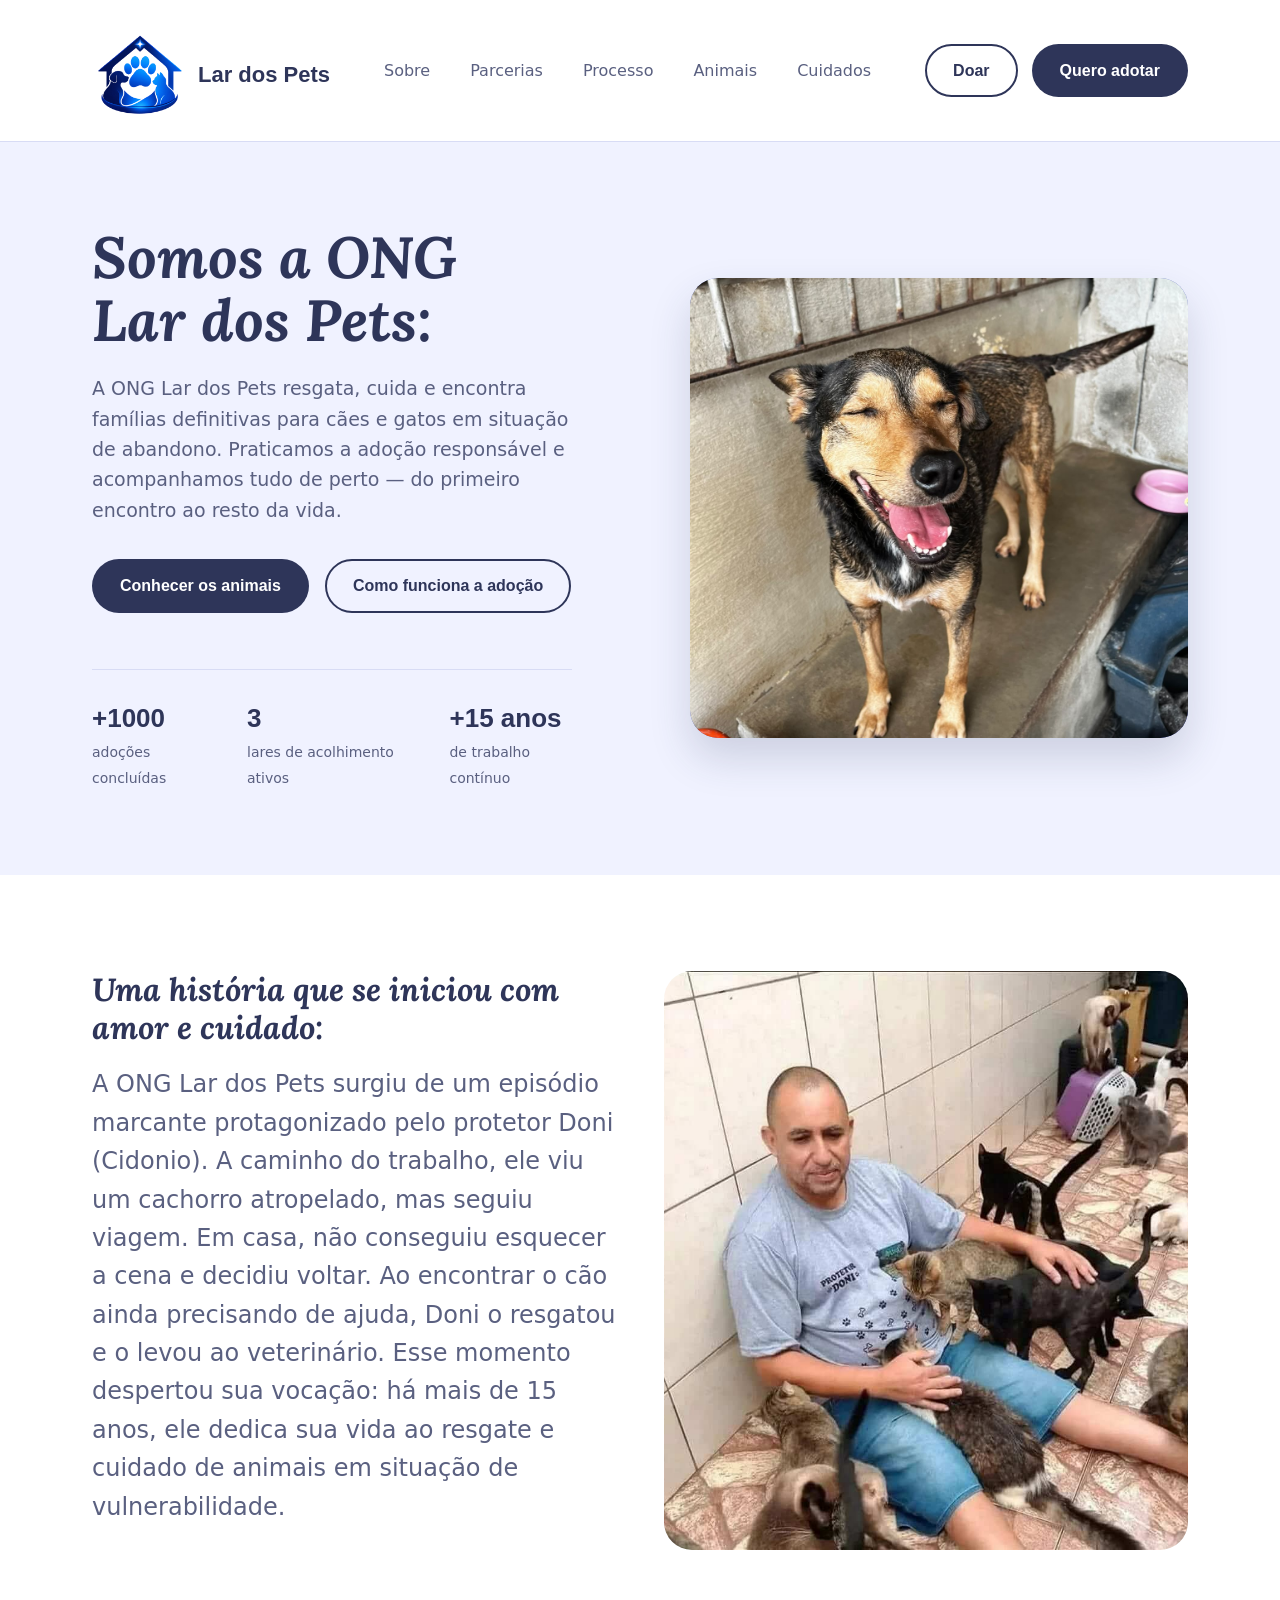
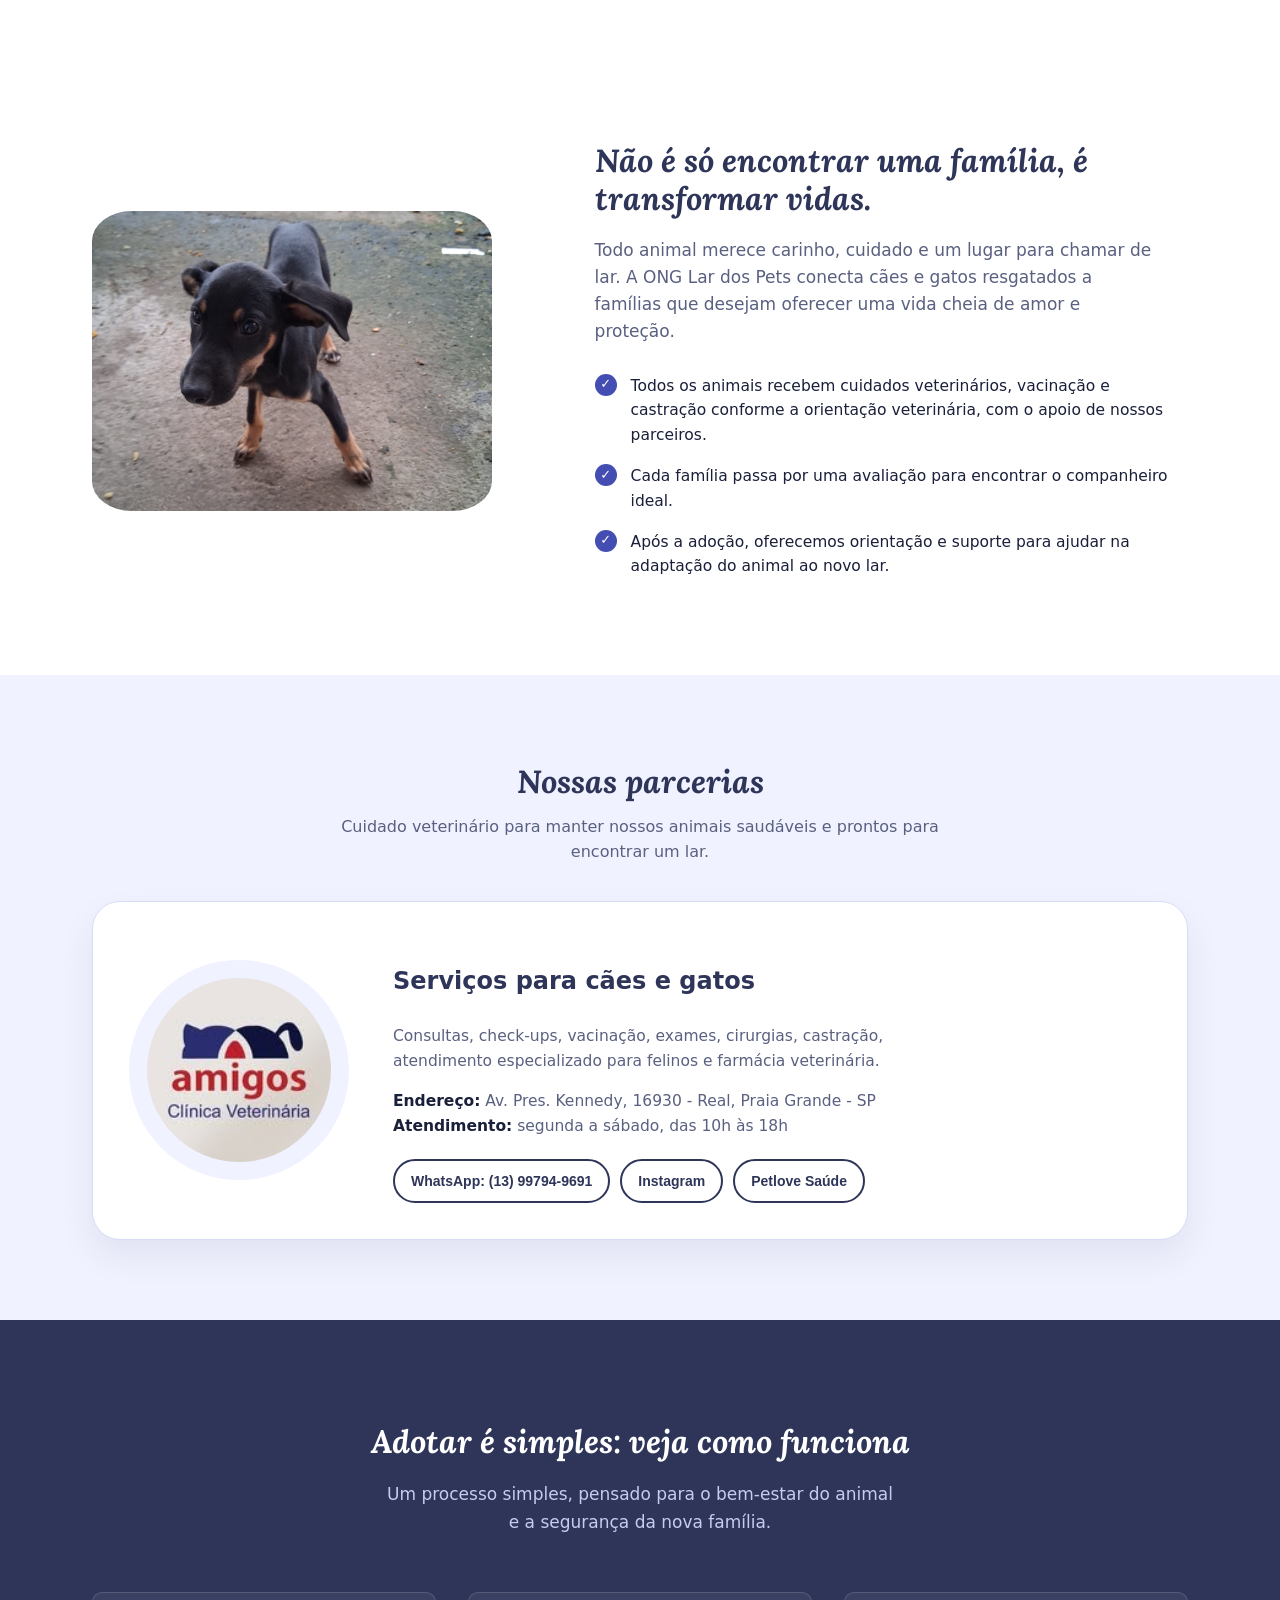
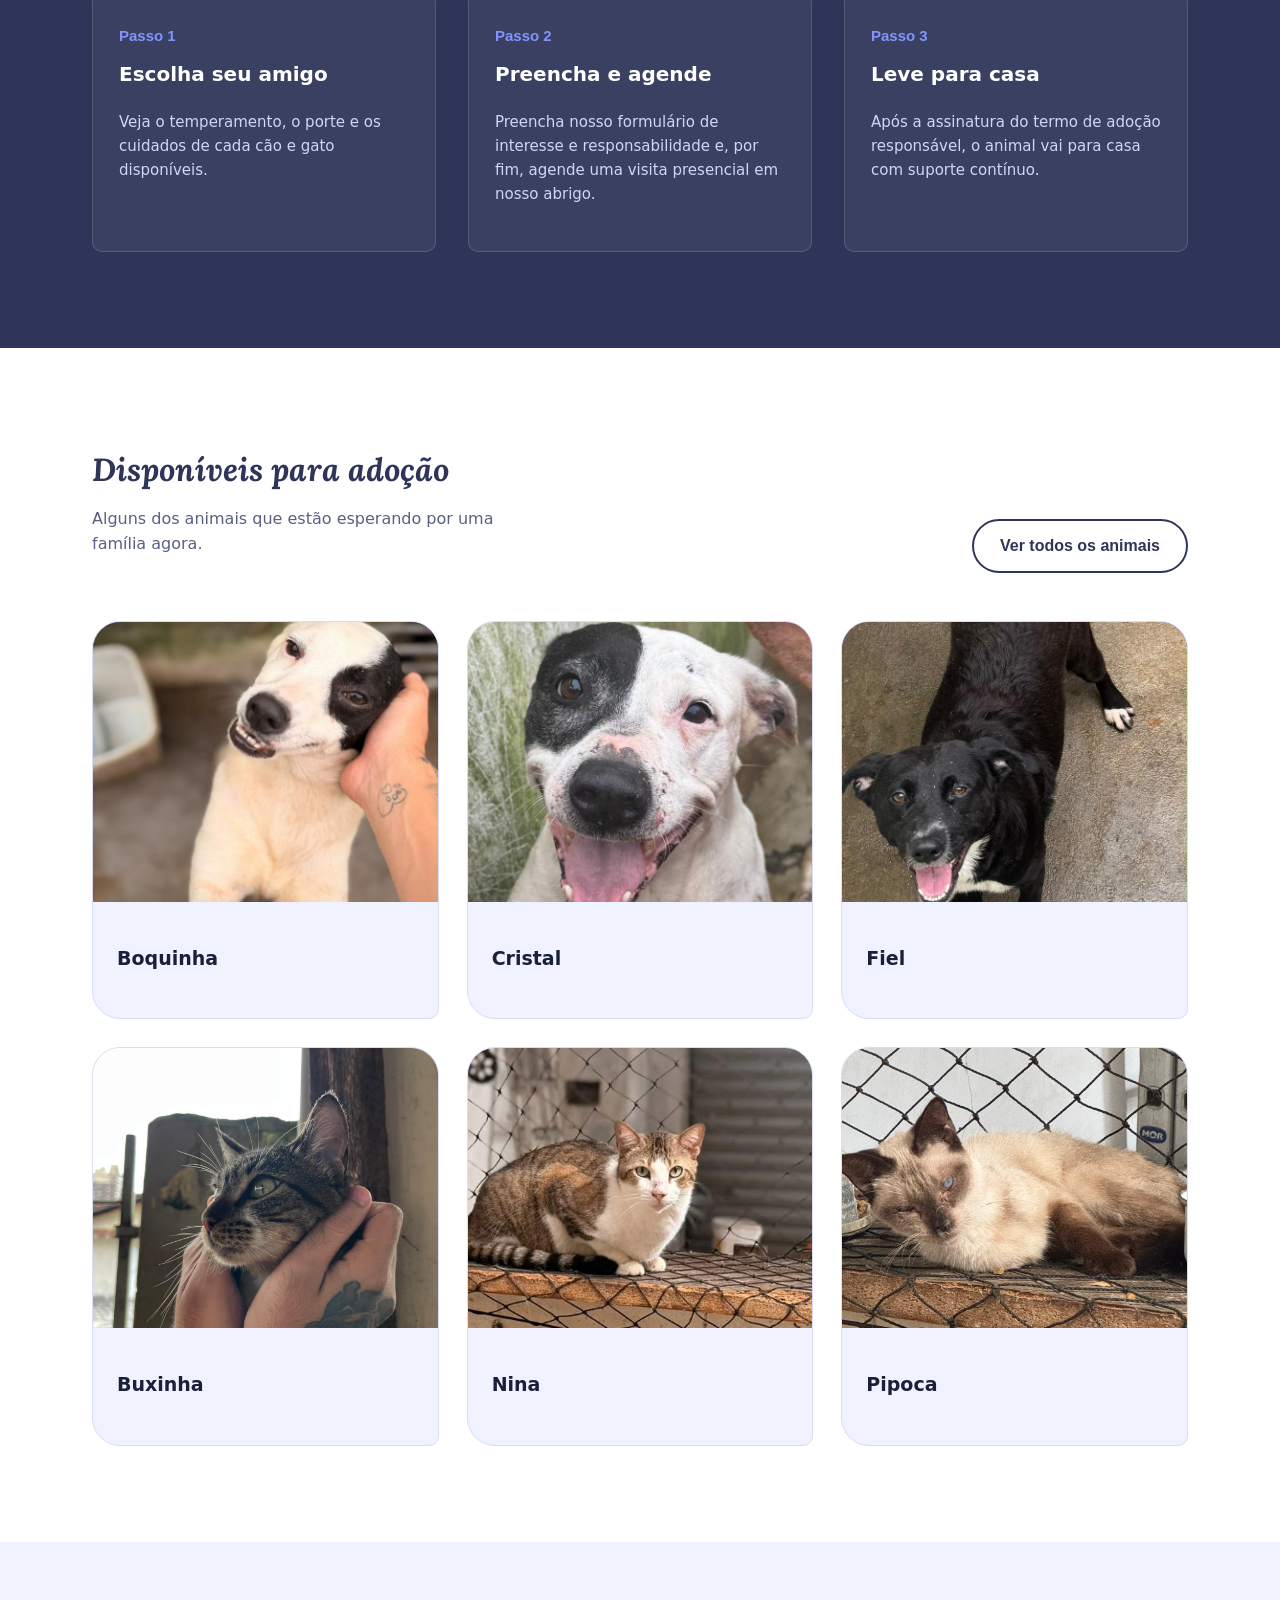
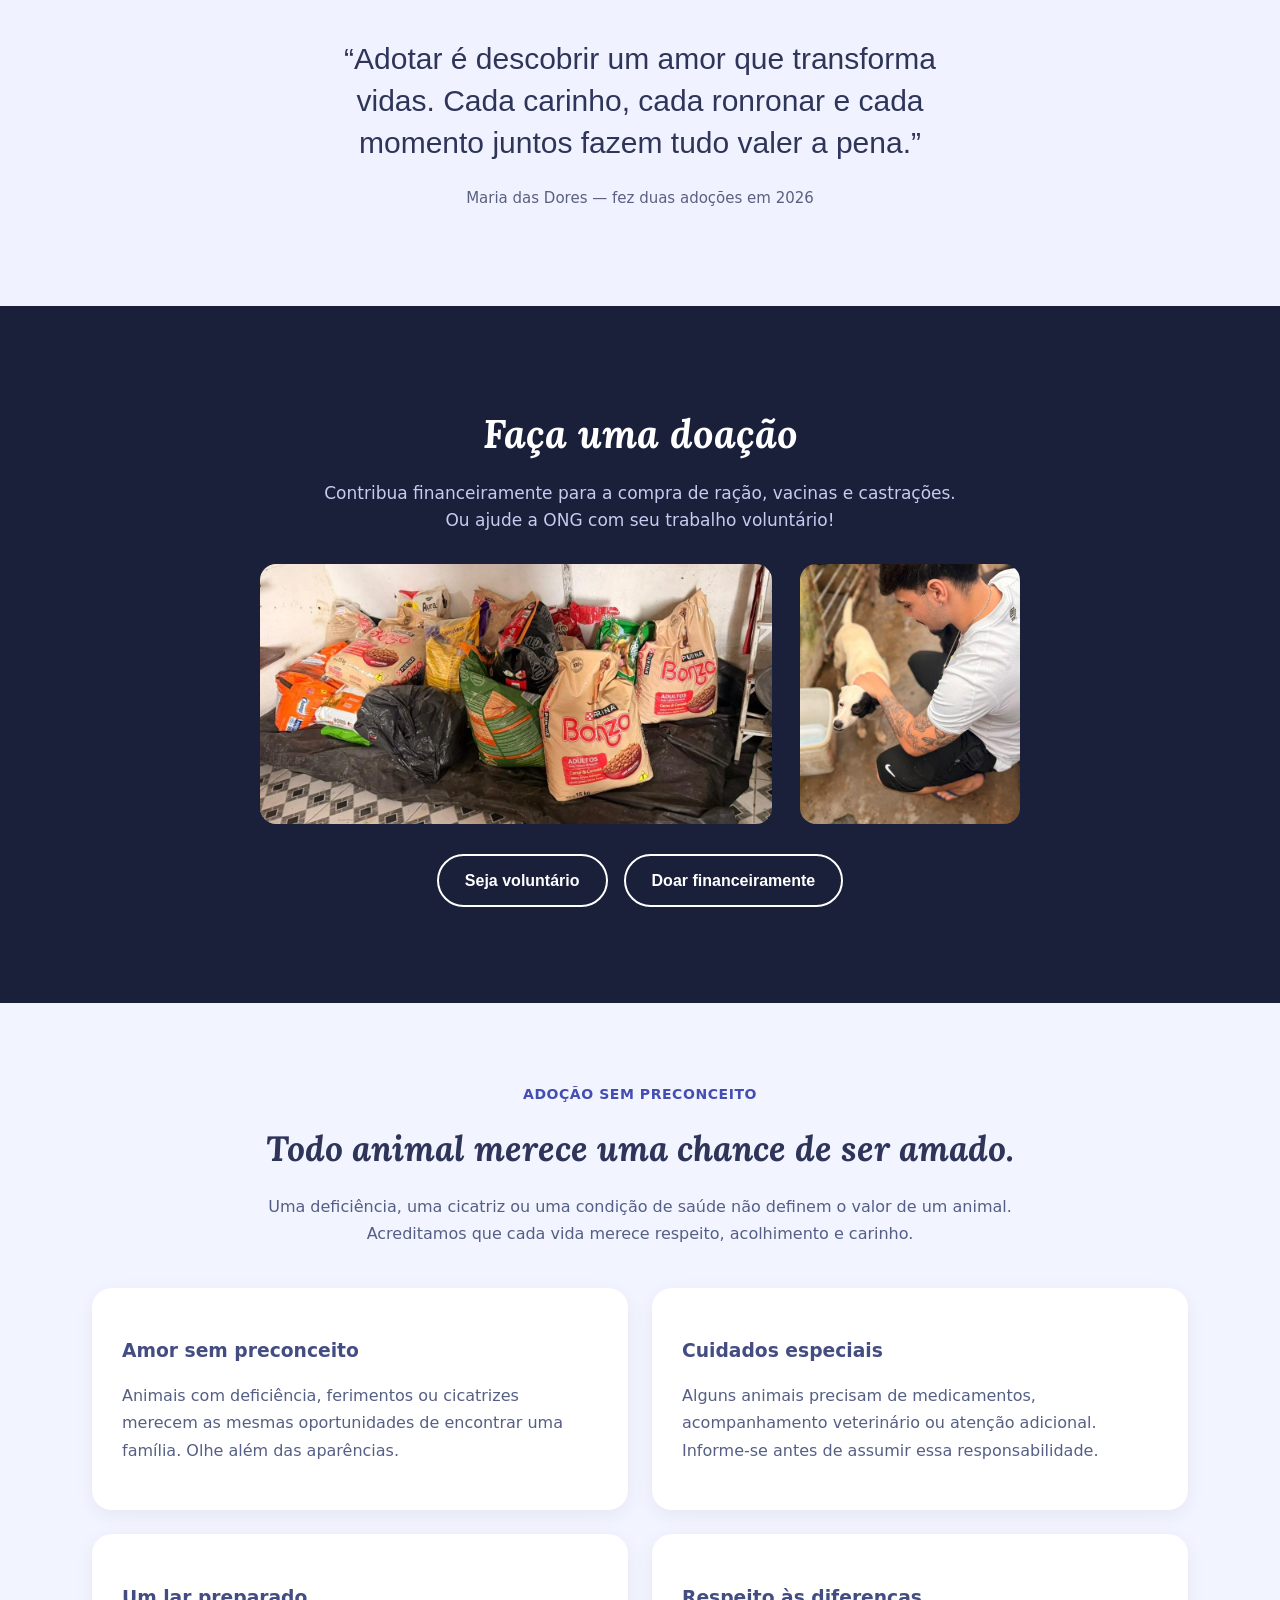
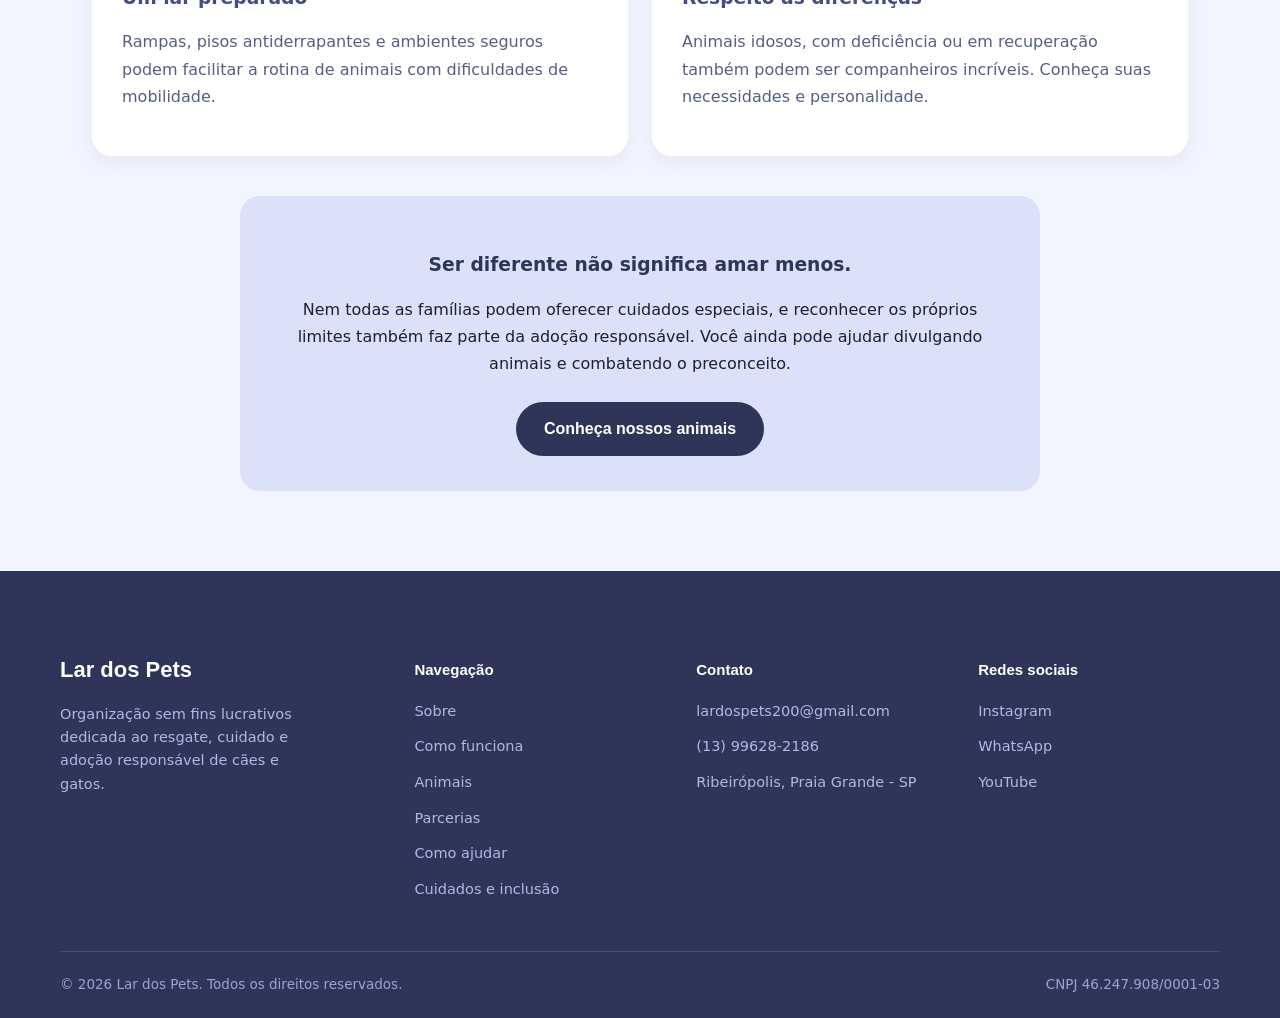
<file: index.html>
<!DOCTYPE html>
<html lang="pt-BR">
<head>
<meta charset="UTF-8">
<meta name="viewport" content="width=device-width, initial-scale=1.0">
<title>Lar dos Pets — Adoção responsável de animais</title>
<link rel="stylesheet" href="css/main.css">
<link rel="shortcut icon" href="logo/logo_lardospets.ico" type="image/x-icon">

</head>
<body>
<!--CABEÇALHO-->
<header>
  <div class="navegacao-interna">
  <a href="index.html" class="logotipo">
    <span class="icone-logotipo"><img src="logo/logo_lardospets.ico" alt="Logo da ONG Lar dos Pets" width="80" height="53"></span>
      Lar dos Pets
    </a>
    <nav>
      <ul class="lista_cabecalho">
        <li><a href="#missao">Sobre</a></li>
        <li><a href="#parcerias">Parcerias</a></li>
        <li><a href="#processo">Processo</a></li>
        <li><a href="LarDosPets/front/catalogo.html">Animais</a></li>
        <li><a href="#cuidados">Cuidados</a></li>
      </ul>
    </nav>
    <div class="acoes-cabecalho">
      <a href="#ajudar" class="botao botao-contorno">Doar</a>
      <a href="#animais" class="botao botao-principal">Quero adotar</a>
  
    </div>
  </div>
</header>

<main>

  <!-- CADA FOCINHO MERECE UM LAR -->
  <section class="destaque">
    <div class="container">
      <div class="grade-destaque">
        <div>
          <h1>Somos a ONG<br>Lar dos Pets:</h1>
          <p class="introducao">A ONG Lar dos Pets resgata, cuida e encontra famílias definitivas para cães e gatos em situação de abandono. Praticamos a adoção responsável e acompanhamos tudo de perto — do primeiro encontro ao resto da vida.</p>
          <div class="acoes-destaque">
            <a href="#animais" class="botao botao-principal">Conhecer os animais</a>
            <a href="#processo" class="botao botao-contorno">Como funciona a adoção</a>
          </div>
          <div class="estatisticas-destaque">
            <div><strong>+1000</strong><span>adoções concluídas</span></div>
            <div><strong>3</strong><span>lares de acolhimento ativos</span></div>
            <div><strong>+15 anos</strong><span>de trabalho contínuo</span></div>
          </div>
        </div>
        <div class="arte-destaque">
          <img src="imgs-cachorro/foto_inicial.jpeg" alt="Cachorro adotado, feliz ao lado da família">
        </div>
      </div>
    </div>
  </section>

  <section id="missao-hist">
    <div class="container historia">
      <div class="historia-texto">
        <h2>Uma história que se iniciou com amor e cuidado:</h2>
        <p>A ONG Lar dos Pets surgiu de um episódio marcante protagonizado pelo protetor Doni (Cidonio). A caminho do trabalho, ele viu um cachorro atropelado, mas seguiu viagem. Em casa, não conseguiu esquecer a cena e decidiu voltar. Ao encontrar o cão ainda precisando de ajuda, Doni o resgatou e o levou ao veterinário. Esse momento despertou sua vocação: há mais de 15 anos, ele dedica sua vida ao resgate e cuidado de animais em situação de vulnerabilidade.</p>
      </div>
      <div class="cachorro-missao">
        <img src="imgs/protetor_doni_gatos.jpeg" alt="Doni com animais resgatados" width="500" height="650" fetchpriority="high">
      </div>
    </div>
  </section>

  <!-- MISSÃO -->
  <section id="missao">
    <div class="container missao-conteudo">
      <div>
        <img src="imgs/cachorro_doni.jpeg" alt="Cachorro resgatado pela ONG Lar dos Pets" loading="lazy">
      </div>
      <div>
        <h2>Não é só encontrar uma família, é transformar vidas.</h2>
        <p>Todo animal merece carinho, cuidado e um lugar para chamar de lar. A ONG Lar dos Pets conecta cães e gatos resgatados a famílias que desejam oferecer uma vida cheia de amor e proteção.</p>
        <ul class="pontos-missao">
          <li>Todos os animais recebem cuidados veterinários, vacinação e castração conforme a orientação veterinária, com o apoio de nossos parceiros.</li>
          <li>Cada família passa por uma avaliação para encontrar o companheiro ideal.</li>
          <li>Após a adoção, oferecemos orientação e suporte para ajudar na adaptação do animal ao novo lar.</li>
        </ul>
      </div>
    </div>
  </section>

  <!-- PARCERIAS -->
  <section id="parcerias" class="parcerias-destaque">
    <div class="container">
      <div class="parcerias-cabecalho">
        <h2>Nossas parcerias</h2>
        <p>Cuidado veterinário para manter nossos animais saudáveis e prontos para encontrar um lar.</p>
      </div>
      <article class="cartao-parceiro">
        <div class="logo-parceiro">
          <img src="imgs/parcerias/amigos_logo.jpg" alt="Logo da Amigos Clínica Veterinária">
        </div>
        <div class="info-parceiro">
          <h3>Serviços para cães e gatos</h3>
          <p>Consultas, check-ups, vacinação, exames, cirurgias, castração, atendimento especializado para felinos e farmácia veterinária.</p>
          <p><strong>Endereço:</strong> Av. Pres. Kennedy, 16930 - Real, Praia Grande - SP<br>
          <strong>Atendimento:</strong> segunda a sábado, das 10h às 18h</p>
          <div class="contatos-parceiro">
            <a href="https://wa.me/5513997949691" target="_blank" rel="noopener noreferrer" class="botao botao-contorno">WhatsApp: (13) 99794-9691</a>
            <a href="https://www.instagram.com/amigosclinicaveterinaria/" target="_blank" rel="noopener noreferrer" class="botao botao-contorno">Instagram</a>
            <a href="https://saude.petlove.com.br/rede-credenciada/sp/praia-grande/clinica-veterinaria-amigos-praia-grande" target="_blank" rel="noopener noreferrer" class="botao botao-contorno">Petlove Saúde</a>
          </div>
        </div>
      </article>
    </div>
  </section>

  <!-- PROCESSO -->
  <section id="processo" class="processo">
    <div class="container">
      <h2>Adotar é simples: veja como funciona</h2>
      <p class="subtitulo">Um processo simples, pensado para o bem-estar do animal e a segurança da nova família.</p>
      <div class="etapas">
        <div class="etapa">
          <span class="numero">Passo 1</span>
          <h3>Escolha seu amigo</h3>
          <p>Veja o temperamento, o porte e os cuidados de cada cão e gato disponíveis.</p>
        </div>
        <div class="etapa">
          <span class="numero">Passo 2</span>
          <h3>Preencha e agende</h3>
          <p>Preencha nosso formulário de interesse e responsabilidade e, por fim, agende uma visita presencial em nosso abrigo.</p>
        </div>
        <div class="etapa">
          <span class="numero">Passo 3</span>
          <h3>Leve para casa</h3>
          <p>Após a assinatura do termo de adoção responsável, o animal vai para casa com suporte contínuo.</p>
        </div>
      </div>
    </div>
  </section>

  <!-- PETS -->
  <section id="animais">
    <div class="container">
      <div class="cabecalho-animais">
        <div>
          <h2>Disponíveis para adoção</h2>
          <p>Alguns dos animais que estão esperando por uma família agora.</p>
        </div>
        <a href="LarDosPets/front/catalogo.html" class="botao botao-contorno">Ver todos os animais</a>
      </div>

      <div class="grade-animais">
        <article class="cartao-animal">
          <div class="foto-animal foto-animal-caramelo"><img src="imgs-cachorro/cachorro_boquinha/cachorro-boquinha1.jpg" alt="Boquinha disponível para adoção" loading="lazy"></div>
          <div class="info-animal"><h3>Boquinha</h3>
          </div>
        </article>
        <article class="cartao-animal">
          <div class="foto-animal foto-animal-cristal"><img src="imgs-cachorro/cachorro_cristal/cachorro-cristal.jpg" alt="Cristal disponível para adoção" loading="lazy"></div>
          <div class="info-animal"><h3>Cristal</h3>
          </div>
        </article>
        <article class="cartao-animal">
          <div class="foto-animal foto-animal-fiel"><img src="imgs-cachorro/cachorro_fiel/cachorro-fiel.jpg" alt="Fiel disponível para adoção" loading="lazy"></div>
          <div class="info-animal"><h3>Fiel</h3>
          </div>
        </article>

        <article class="cartao-animal">
          <div class="foto-animal foto-animal-buxinha"><img src="imgs-gato/gatos_buxinha/gato-buxinha1.jpg" alt="Buxinha disponível para adoção" loading="lazy"></div>
          <div class="info-animal"><h3>Buxinha</h3>
          </div>
        </article>
        <article class="cartao-animal">
          <div class="foto-animal foto-animal-nina"><img src="imgs-gato/gatos_nina/gato-nina1.jpg" alt="Nina disponível para adoção" loading="lazy"></div>
          <div class="info-animal"><h3>Nina</h3>
          </div>
        </article>
        <article class="cartao-animal">
          <div class="foto-animal foto-animal-pipoca"><img src="imgs-gato/gatos_pipoca/gato-pipoca1.jpg" alt="Pipoca disponível para adoção" loading="lazy"></div>
          <div class="info-animal"><h3>Pipoca</h3>
          </div>
        </article>
        

      </div>
    </div>
  </section>

  <!-- DEPOIMENTO -->
  <section class="depoimento">
    <div class="container depoimento-interno">
      <h2 class="visualmente-oculto">Depoimento de uma adotante</h2>
      <blockquote>“Adotar é descobrir um amor que transforma vidas. Cada carinho, cada ronronar e cada momento juntos fazem tudo valer a pena.”</blockquote>
      <cite>Maria das Dores — fez duas adoções em 2026</cite>
    </div>
  </section>

  <!-- CTA -->
  <section id="ajudar" class="banner-acao">
    <div class="container">
      <h2>Faça uma doação</h2>
      <p>Contribua financeiramente para a compra de ração, vacinas e castrações.<br>
         Ou ajude a ONG com seu trabalho voluntário!</p>
      <div class="doacao-conteudo">
        <img class="imagem-arrecadacoes" src="imgs/arrecadacoes/cachorro-060.jpg" alt="Cachorro sendo cuidado pela equipe da Lar dos Pets" loading="lazy">
        <img class="imagem-arrecadacoes" src="imgs-cachorro/cachorro_boquinha/cachorro-boquinha4.jpg" alt="Boquinha recebendo cuidados da equipe da Lar dos Pets" loading="lazy">
      </div>
      <div class="acoes-destaque">
        <a href="LarDosPets/front/voluntarios.html" class="botao botao-contorno">Seja voluntário</a>
        <a href="doacao.html" class="botao botao-contorno">Doar financeiramente</a>
      </div>
    </div>
  </section>

<!-- CUIDADOS E INCLUSÃO -->
<section id="cuidados" class="secao-cuidados">
  <div class="container">

    <div class="cuidados-cabecalho">
      <span class="etiqueta-secao">ADOÇÃO SEM PRECONCEITO</span>
      <h2>Todo animal merece uma chance de ser amado.</h2>
      <p>
        Uma deficiência, uma cicatriz ou uma condição de saúde
        não definem o valor de um animal. Acreditamos que
        cada vida merece respeito, acolhimento e carinho.
      </p>
    </div>

    <div class="cuidados-grade">

      <article class="cuidados-card">
        <span class="cuidados-icone"></span>
        <h3>Amor sem preconceito</h3>
        <p>
          Animais com deficiência, ferimentos ou cicatrizes
          merecem as mesmas oportunidades de encontrar
          uma família. Olhe além das aparências.
        </p>
      </article>

      <article class="cuidados-card">
        <span class="cuidados-icone"></span>
        <h3>Cuidados especiais</h3>
        <p>
          Alguns animais precisam de medicamentos,
          acompanhamento veterinário ou atenção adicional.
          Informe-se antes de assumir essa responsabilidade.
        </p>
      </article>

      <article class="cuidados-card">
        <span class="cuidados-icone"></span>
        <h3>Um lar preparado</h3>
        <p>
          Rampas, pisos antiderrapantes e ambientes seguros
          podem facilitar a rotina de animais com
          dificuldades de mobilidade.
        </p>
      </article>

      <article class="cuidados-card">
        <span class="cuidados-icone"></span>
        <h3>Respeito às diferenças</h3>
        <p>
          Animais idosos, com deficiência ou em recuperação
          também podem ser companheiros incríveis.
          Conheça suas necessidades e personalidade.
        </p>
      </article>

    </div>

    <div class="cuidados-destaque">
      <h3>Ser diferente não significa amar menos.</h3>
      <p>
        Nem todas as famílias podem oferecer cuidados especiais,
        e reconhecer os próprios limites também faz parte
        da adoção responsável. Você ainda pode ajudar
        divulgando animais e combatendo o preconceito.
      </p>
      <a href="LarDosPets/front/catalogo.html" class="botao botao-principal">
        Conheça nossos animais
      </a>
    </div>

  </div>
</section>
</main>

<footer>
  <div class="container grade-rodape">
    <div>
      <span class="logotipo">Lar dos Pets</span>
      <p>Organização sem fins lucrativos dedicada ao resgate, cuidado e adoção responsável de cães e gatos.</p>
    </div>
    <div>
      <h3>Navegação</h3>
      <ul>
        <li><a href="#missao">Sobre</a></li>
        <li><a href="#processo">Como funciona</a></li>
        <li><a href="#animais">Animais</a></li>
        <li><a href="#parcerias">Parcerias</a></li>
        <li><a href="#ajudar">Como ajudar</a></li>
        <li><a href="#cuidados">Cuidados e inclusão</a></li>
      </ul>
    </div>
    <div>
      <h3>Contato</h3>
      <ul>
        <li><a href="mailto:lardospets200@gmail.com">lardospets200@gmail.com</a></li>
        <li><a href="tel:+5513996282186">(13) 99628-2186</a></li>
        <li><a href="https://maps.app.goo.gl/wjhYCD6SoY3nMN3N7" target="_blank" rel="noopener noreferrer">Ribeirópolis, Praia Grande - SP</a></li>
      </ul>
    </div>
    <div>
      <h3>Redes sociais</h3>
      <ul>
        <li><a href="https://www.instagram.com/protetor_doni/">Instagram</a></li>
        <li><a href="https://wa.me/5513996282186?text=Ol%C3%A1,%20tudo%20bem?%20Gostaria%20de%20saber%20como%20funciona%20o%20processo%20de%20ado%C3%A7%C3%A3o,%20quais%20os%20animais%20dispon%C3%ADveis?">WhatsApp</a></li>
        <li><a href="https://www.youtube.com/@DoniProtetor">YouTube</a></li>
      </ul>
    </div>
  </div>
  <div class="container rodape-inferior">
    <span>© 2026 Lar dos Pets. Todos os direitos reservados.</span>
    <span>CNPJ 46.247.908/0001-03</span>
  </div>
</footer>

</body>
</html>
</file>
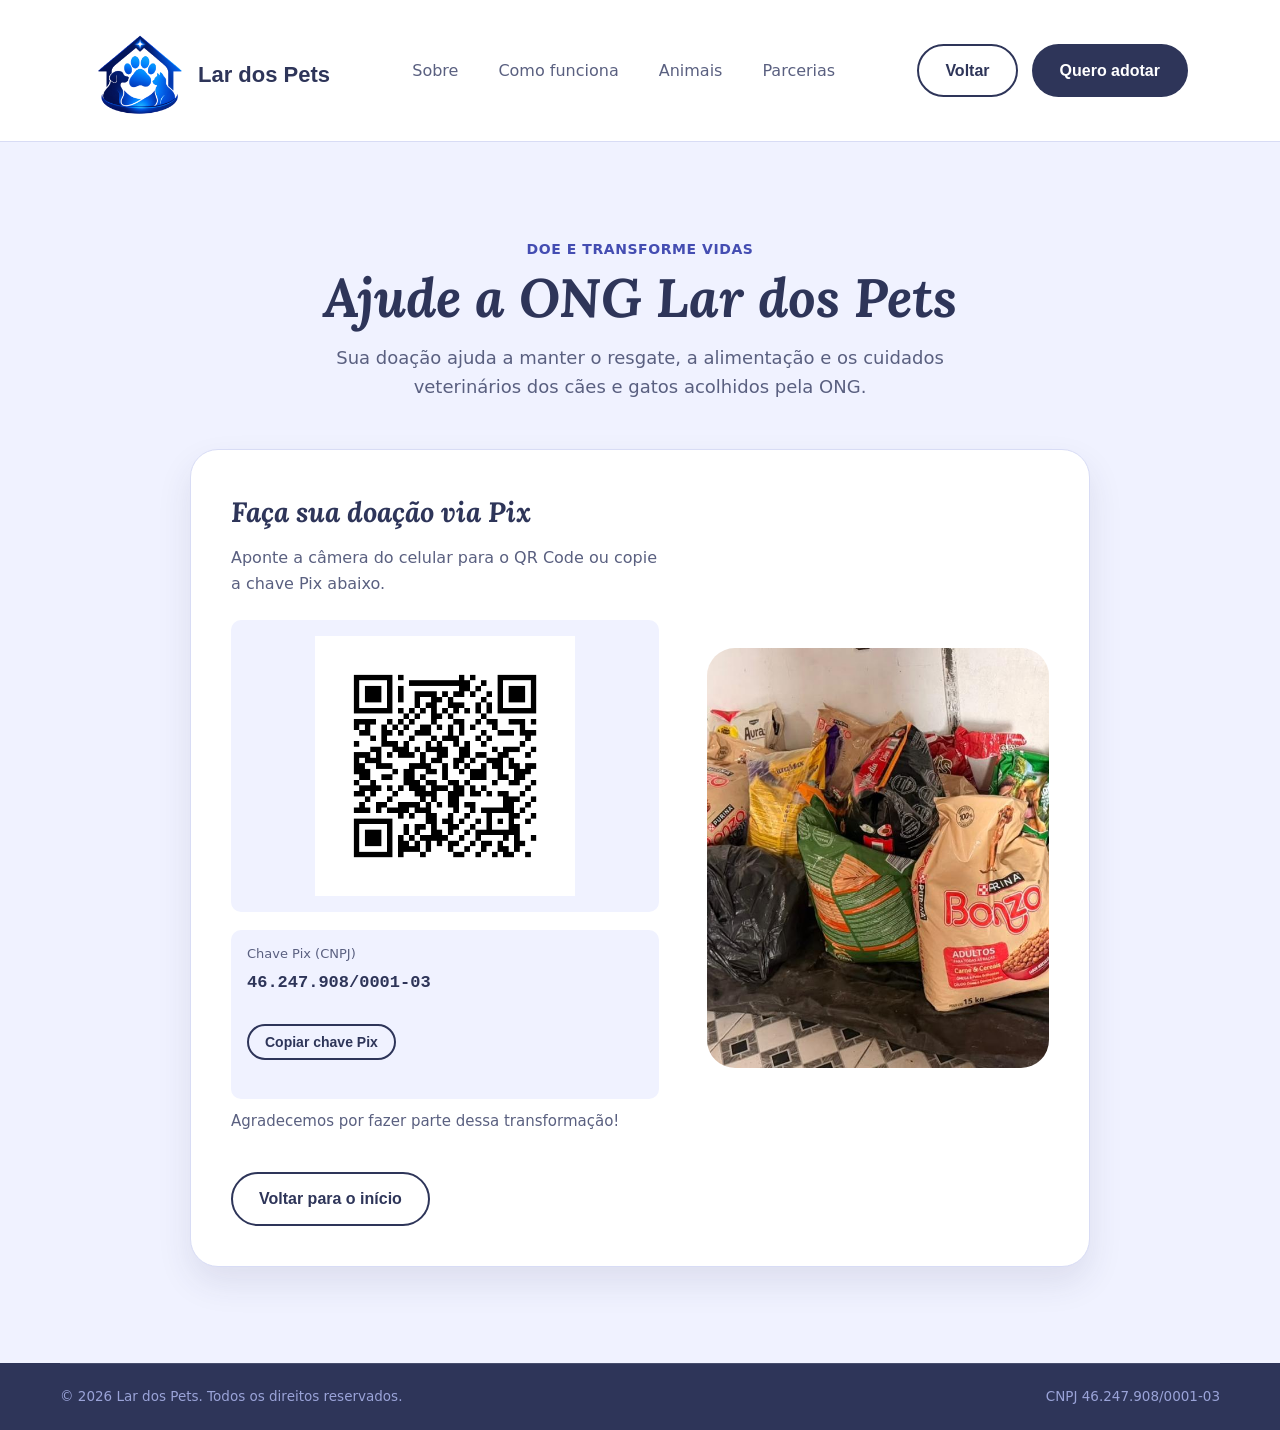
<file: doacao.html>
<!DOCTYPE html>
<html lang="pt-BR">
<head>
  <meta charset="UTF-8">
  <meta name="viewport" content="width=device-width, initial-scale=1.0">
  <title>Doação financeira — Lar dos Pets</title>
  <link rel="stylesheet" href="css/main.css">
  <link rel="stylesheet" href="css/doacao.css">
  <link rel="shortcut icon" href="logo/logo_lardospets.ico" type="image/x-icon">
</head>
<body>
  <header>
    <div class="navegacao-interna">
      <a href="index.html" class="logotipo">
        <span class="icone-logotipo"><img src="logo/logo_lardospets.ico" alt="Logo da ONG Lar dos Pets" width="80" height="53"></span>
        Lar dos Pets
      </a>
      <nav>
        <ul>
          <li><a href="index.html#missao">Sobre</a></li>
          <li><a href="index.html#processo">Como funciona</a></li>
          <li><a href="LarDosPets/front/catalogo.html">Animais</a></li>
          <li><a href="index.html#parcerias">Parcerias</a></li>
        </ul>
      </nav>
      <div class="acoes-cabecalho">
        <a href="index.html#ajudar" class="botao botao-contorno">Voltar</a>
        <a href="LarDosPets/front/catalogo.html" class="botao botao-principal">Quero adotar</a>
      </div>
    </div>
  </header>

  <main>
    <section class="pagina-doacao">
      <div class="container">
        <div class="cabecalho-doacao">
          <span class="etiqueta-secao">Doe e transforme vidas</span>
          <h1>Ajude a ONG Lar dos Pets</h1>
          <p>Sua doação ajuda a manter o resgate, a alimentação e os cuidados veterinários dos cães e gatos acolhidos pela ONG.</p>
        </div>

        <div class="cartao-doacao">
          <div class="conteudo-doacao">
            <h2>Faça sua doação via Pix</h2>
            <p>Aponte a câmera do celular para o QR Code ou copie a chave Pix abaixo.</p>
            <div class="qr-code-doacao">
              <img src="imgs/qrcode_pix.png" alt="QR Code para doação via Pix">
            </div>
            <div class="chave-pix">
              <span>Chave Pix (CNPJ)</span>
              <code id="chave-pix">46.247.908/0001-03</code>
              <button type="button" class="botao botao-contorno botao-copiar" id="botao-copiar-pix">Copiar chave Pix</button>
              <span class="mensagem-copia" id="mensagem-copia" role="status" aria-live="polite"></span>
            </div>
            <p class="agradecimento">Agradecemos por fazer parte dessa transformação!</p>
            <a href="index.html" class="botao botao-contorno">Voltar para o início</a>
          </div>
          <img class="imagem-doacao" src="imgs/arrecadacoes/cachorro-060.jpg" alt="Cachorro sendo cuidado pela equipe da Lar dos Pets">
        </div>
      </div>
    </section>
  </main>

  <footer>
    <div class="container rodape-inferior">
      <span>© 2026 Lar dos Pets. Todos os direitos reservados.</span>
      <span>CNPJ 46.247.908/0001-03</span>
    </div>
  </footer>
  <script src="js/doacao.js"></script>
</body>
</html>
</file>
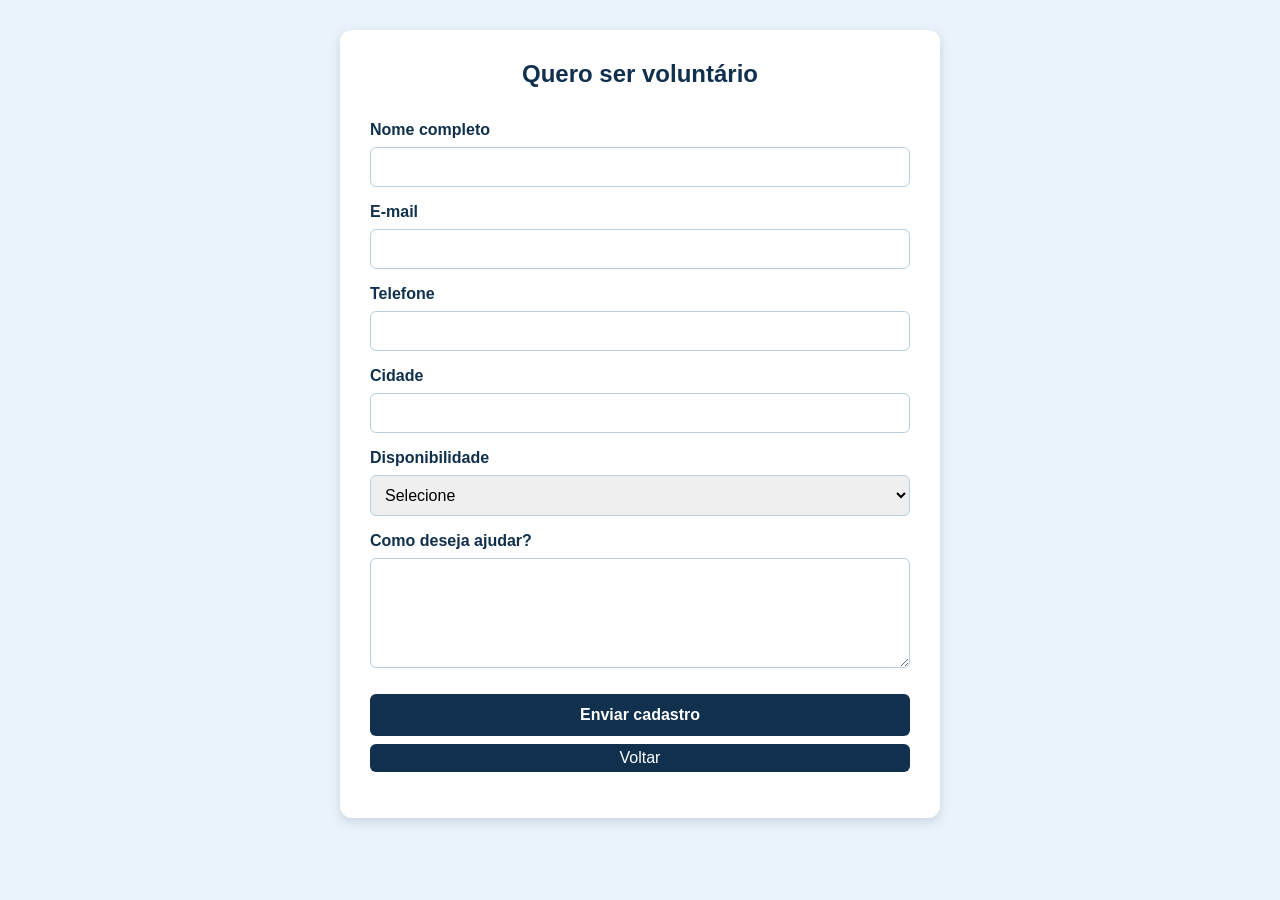
<file: HTML/voluntarios.html>
<!DOCTYPE html>
<html lang="pt-BR">
<head>
    <meta charset="UTF-8">
    <meta name="viewport" content="width=device-width, initial-scale=1.0">
    <title>Voluntários</title>
    <link rel="stylesheet" href="voluntarios.css">
</head>
<body>
    <section id="area-formulario-voluntario" class="formulario-voluntario">
  <h2>Quero ser voluntário</h2>

  <form id="formulario-voluntario">
    <label for="nome">Nome completo</label>
    <input type="text" id="nome" name="nome" required>

    <label for="email">E-mail</label>
    <input type="email" id="email" name="email" required>

    <label for="telefone">Telefone</label>
    <input type="tel" id="telefone" name="telefone" required>

    <label for="cidade">Cidade</label>
    <input type="text" id="cidade" name="cidade" required>

    <label for="disponibilidade">Disponibilidade</label>
    <select id="disponibilidade" name="disponibilidade" required>
      <option value="">Selecione</option>
      <option value="Durante a semana">Durante a semana</option>
      <option value="Finais de semana">Finais de semana</option>
      <option value="Ambos">Ambos</option>
    </select>

    <label for="mensagem">Como deseja ajudar?</label>
    <textarea id="mensagem" name="mensagem" required></textarea>
    <button type="submit">Enviar cadastro</button>
    <a href="index.html">Voltar</a>
  </form>
  <p id="mensagem-retorno"></p>
</section>

<script>
  const formulario = document.getElementById("formulario-voluntario");
  const mensagemRetorno = document.getElementById("mensagem-retorno");
  const numeroWhatsApp = "5513997170586";

  formulario.addEventListener("submit", function (evento) {
    evento.preventDefault();

    const dados = new FormData(formulario);
    const mensagem = [
      "Olá! Gostaria de me tornar um voluntário na Lar dos Pets.",
      "",
      `Nome: ${dados.get("nome")}`,
      `E-mail: ${dados.get("email")}`,
      `Telefone: ${dados.get("telefone")}`,
      `Cidade: ${dados.get("cidade")}`,
      `Disponibilidade: ${dados.get("disponibilidade")}`,
      `Como desejo ajudar: ${dados.get("mensagem")}`
    ].join("\n");

    const linkWhatsApp =
      `https://wa.me/${numeroWhatsApp}?text=${encodeURIComponent(mensagem)}`;

    window.open(linkWhatsApp, "_blank");
    mensagemRetorno.textContent =
      ". Revise os dados e clique em enviar no WhatsApp.";
  });
</script>
    
</body>
</html>
</file>
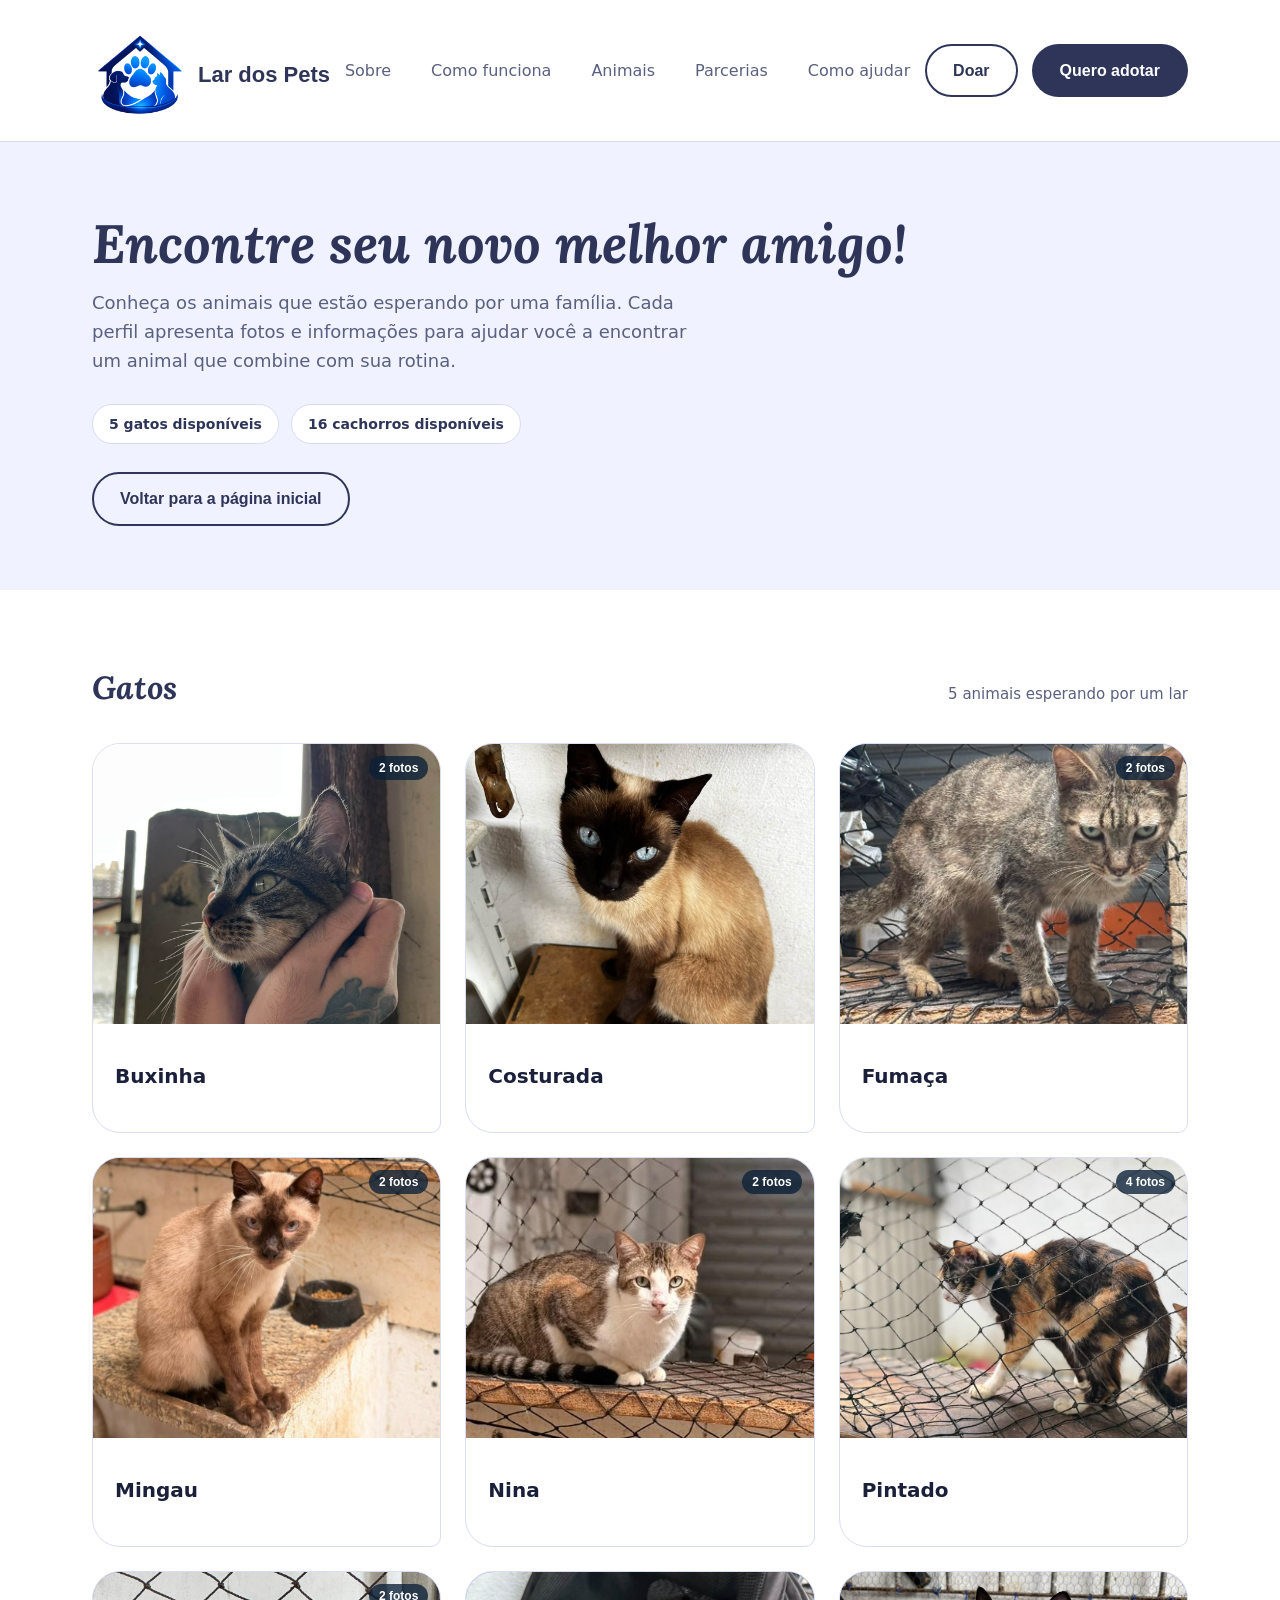
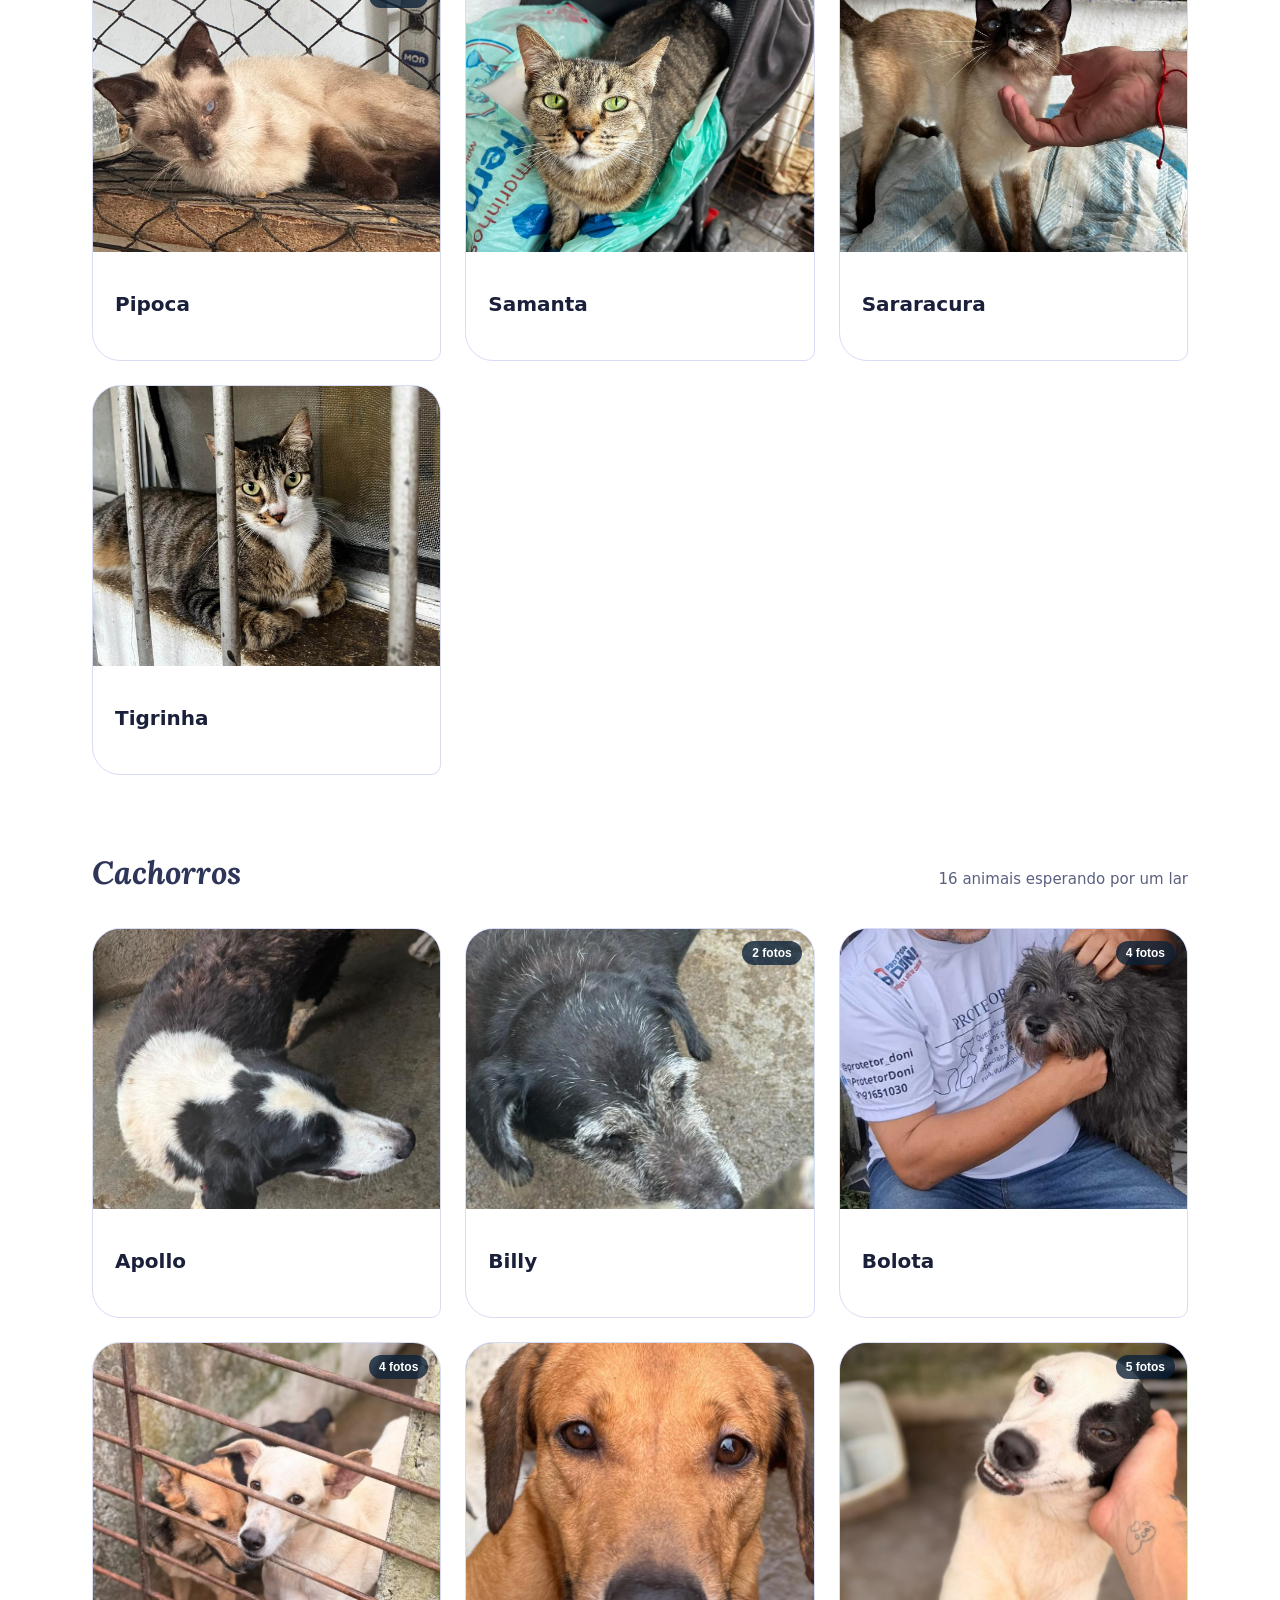
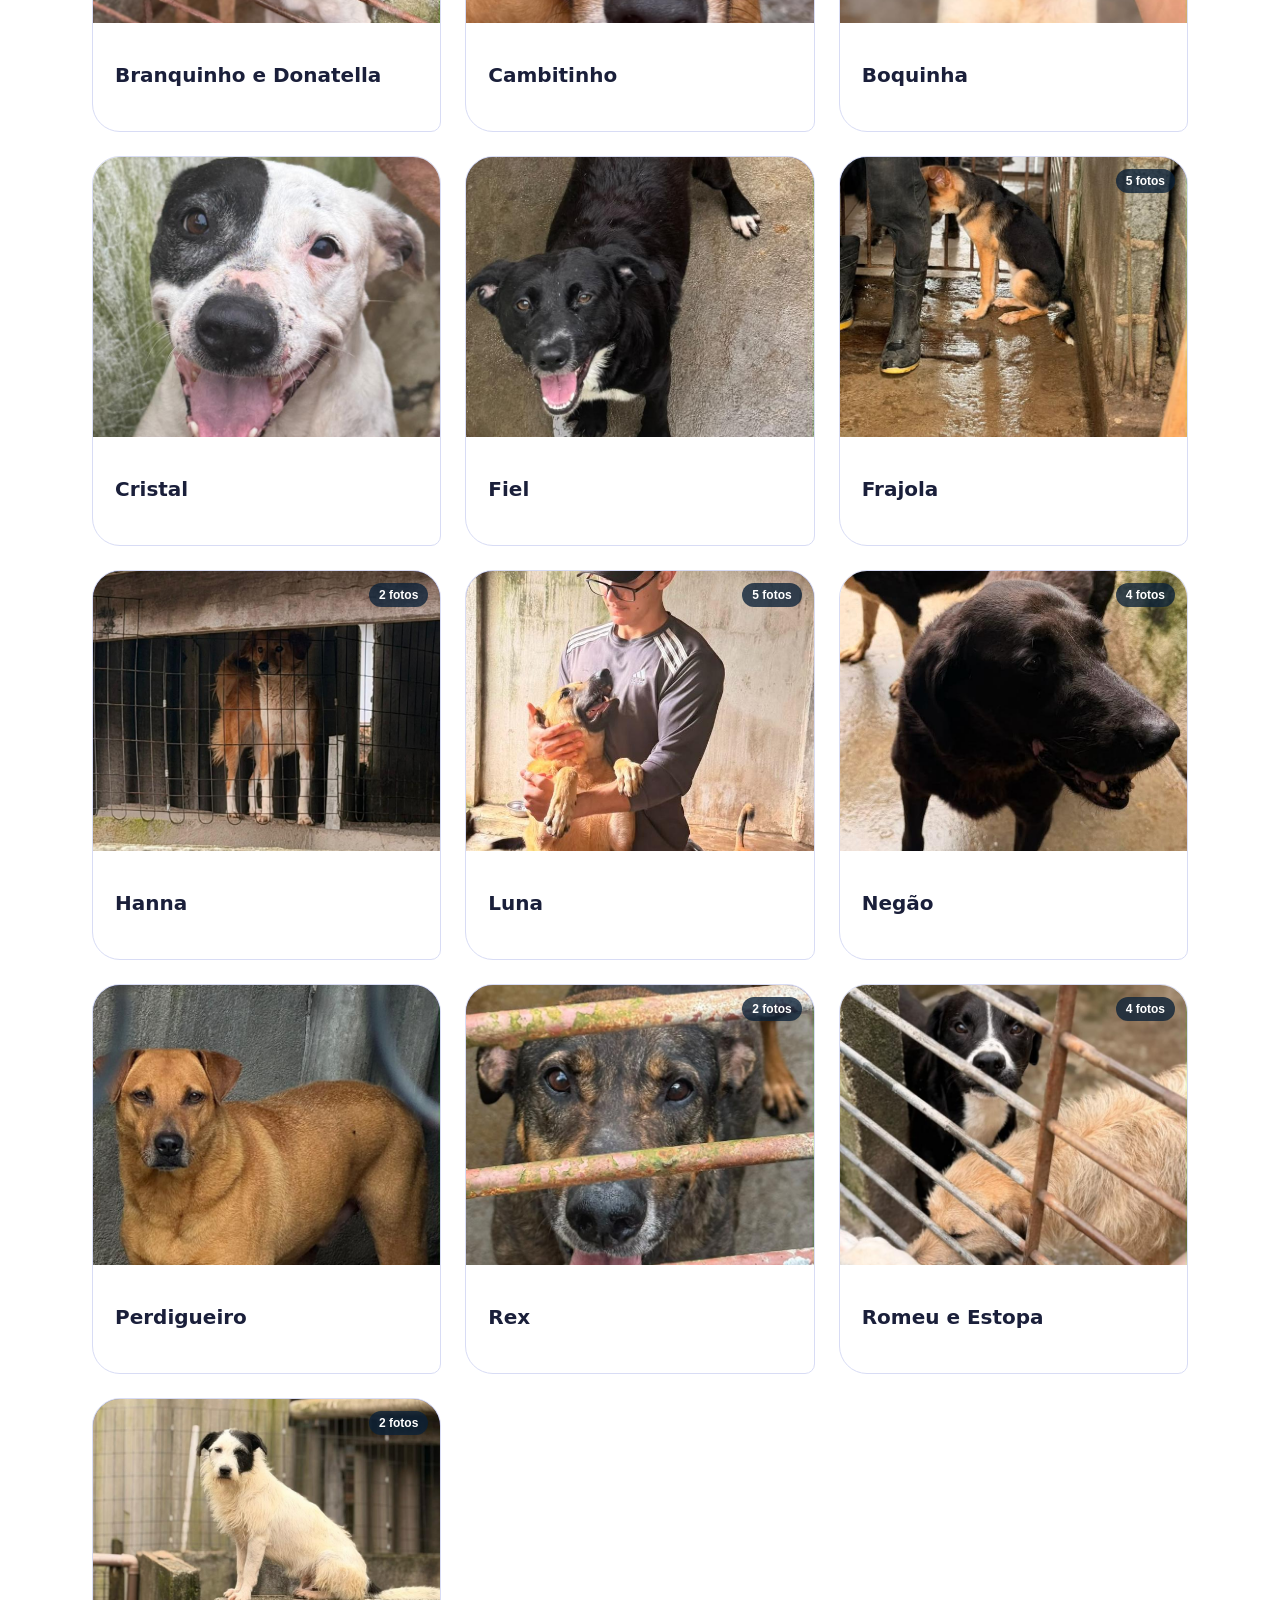
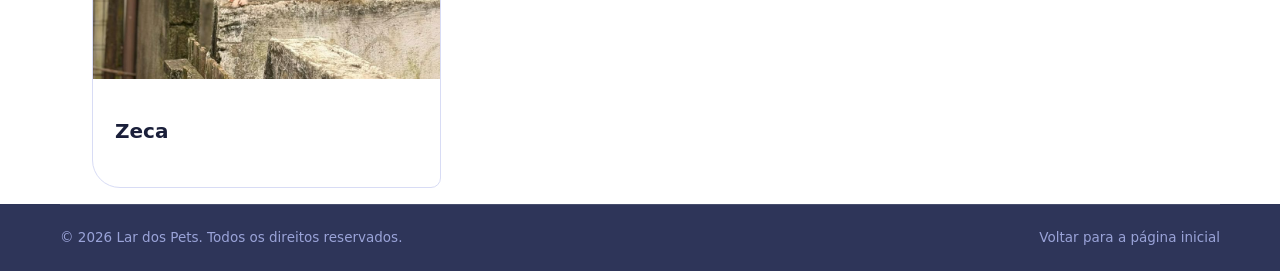
<file: LarDosPets/front/catalogo.html>
<!DOCTYPE html>
<html lang="pt-BR">
<head>
  <meta charset="UTF-8">
  <meta name="viewport" content="width=device-width, initial-scale=1.0">
  <title>Animais para adoção — Lar dos Pets</title>
  <link rel="stylesheet" href="../../css/main.css">
  <link rel="shortcut icon" href="../../logo/logo_lardospets.ico" type="image/x-icon">
</head>
<body>
  <header>
    <div class="navegacao-interna">
      <a href="../../index.html" class="logotipo">
        <span class="icone-logotipo"><img src="../../logo/logo_lardospets.ico" alt="Logo do site da ONG" width="80" height="53" ></span>
        Lar dos Pets
      </a>
      <nav>
        <ul>
          <li><a href="../../index.html#missao">Sobre</a></li>
          <li><a href="../../index.html#processo">Como funciona</a></li>
          <li><a href="catalogo.html">Animais</a></li>
          <li><a href="../../index.html#parcerias">Parcerias</a></li>
          <li><a href="../../index.html#ajudar">Como ajudar</a></li>
        </ul>
      </nav>
      <div class="acoes-cabecalho">
        <a href="../../index.html#ajudar" class="botao botao-contorno">Doar</a>
        <a href="#gatos" class="botao botao-principal">Quero adotar</a>
      </div>
    </div>
  </header>

  <main>
    <section class="cabecalho-catalogo">
      <div class="container">
        <h1>Encontre seu novo melhor amigo!</h1>
        <p>Conheça os animais que estão esperando por uma família. Cada perfil apresenta fotos e informações para ajudar você a encontrar um animal que combine com sua rotina.</p>
        <div class="resumo-catalogo">
          <span>5 gatos disponíveis</span>
          <span>16 cachorros disponíveis</span>
        </div>
        <a href="../../index.html" class="botao botao-contorno voltar-catalogo">Voltar para a página inicial</a>
      </div>
    </section>

    <section id="gatos" class="secao-catalogo">
      <div class="container">
        <div class="titulo-secao-catalogo">
          <h2>Gatos</h2>
          <span>5 animais esperando por um lar</span>
        </div>
        <div class="grade-catalogo">
        </div>
      </div>
    </section>

    <section id="cachorros" class="secao-catalogo">
      <div class="container">
        <div class="titulo-secao-catalogo">
          <h2>Cachorros</h2>
          <span>16 animais esperando por um lar</span>
        </div>
        <div class="grade-catalogo">
        </div>
      </div>
    </section>
  </main>

  <footer>
    <div class="container rodape-inferior">
      <span>© 2026 Lar dos Pets. Todos os direitos reservados.</span>
      <a href="../../index.html">Voltar para a página inicial</a>
    </div>
  </footer>
  <script src="../../js/catalogo.js"></script>
</body>
</html>
</file>
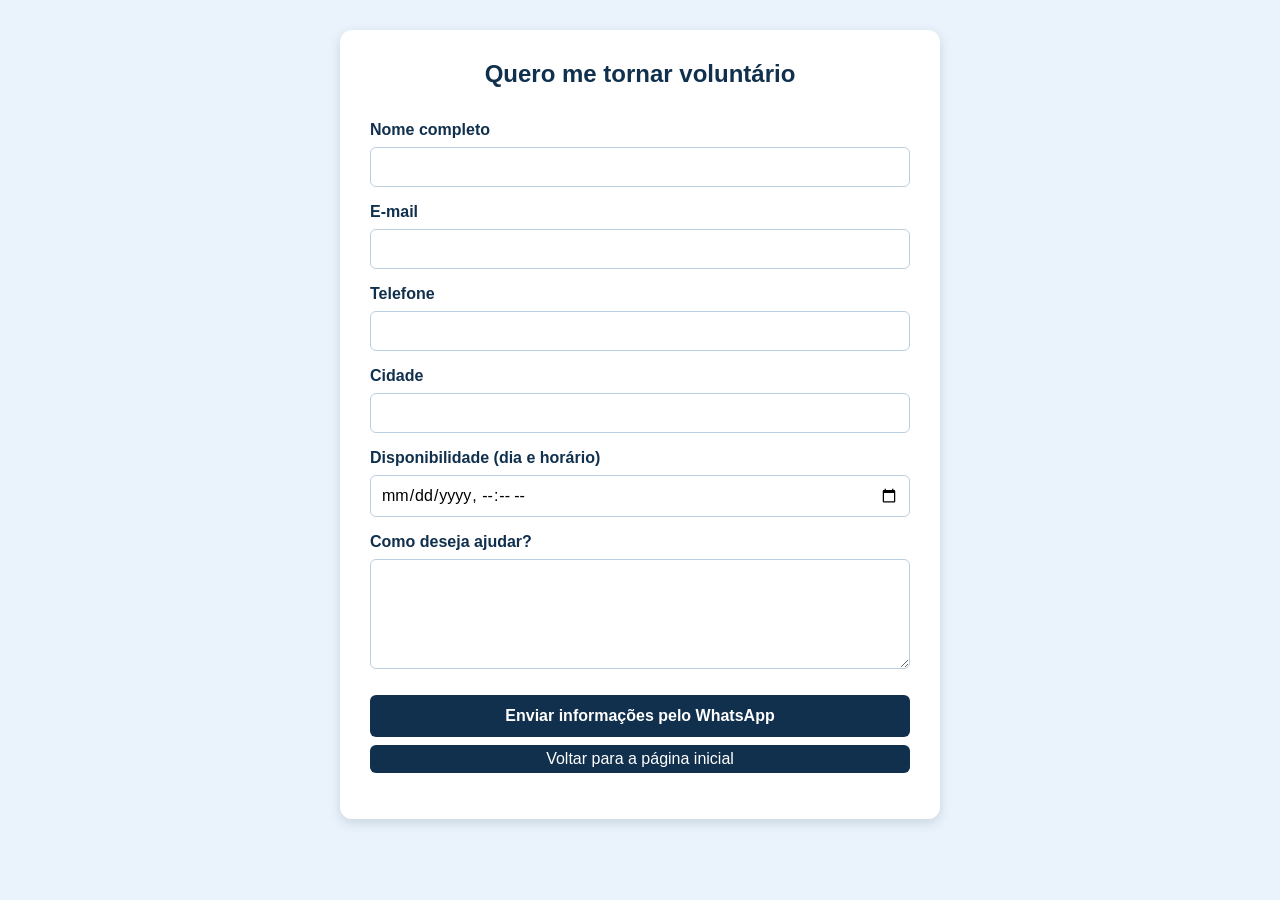
<file: LarDosPets/front/voluntarios.html>
<!DOCTYPE html>
<html lang="pt-BR">
<head>
    <meta charset="UTF-8">
    <meta name="viewport" content="width=device-width, initial-scale=1.0">
    <title>Seja voluntário — Lar dos Pets</title>
    <link rel="shortcut icon" href="../../logo/logo_lardospets.ico" type="image/x-icon">
    <link rel="stylesheet" href="../../css/voluntarios.css">
</head>
<body>
    <section id="area-formulario-voluntario" class="formulario-voluntario">
  <h1>Quero me tornar voluntário</h1>
  <form id="formulario-voluntario">
    <label for="nome">Nome completo</label>
    <input type="text" id="nome" name="nome" required>

    <label for="email">E-mail</label>
    <input type="email" id="email" name="email" required>

    <label for="telefone">Telefone</label>
    <input type="tel" id="telefone" name="telefone" required>

    <label for="cidade">Cidade</label>
    <input type="text" id="cidade" name="cidade" required>

    <label for="disponibilidade">Disponibilidade (dia e horário)</label>
    <input type="datetime-local" id="disponibilidade" name="disponibilidade" required>

    <label for="mensagem">Como deseja ajudar?</label>
    <textarea id="mensagem" name="mensagem" required></textarea>
    <button type="submit">Enviar informações pelo WhatsApp</button>
    <a href="../../index.html">Voltar para a página inicial</a>
  </form>
  <p id="mensagem-retorno"></p>
</section>

<script src="../../js/voluntarios.js"></script>

</body>
</html>
</file>
<file: css/main.css>
@import url('https://fonts.googleapis.com/css2?family=Lora:ital,wght@0,400;0,500;0,600;0,700;1,400;1,500;1,600;1,700&display=swap');
:root{
    /* Nova paleta Lar dos Pets */
    --navy: #2E3559;
    --navy-deep: #1A1F3A;
    --blue: #444DB2;
    --blue-mid: #5561A5;
    --blue-soft: #6E7DD4;
    --accent: #8395FC;
    --sky: #F0F2FF;
    --sky-mid: #D8DCF5;
    --white: #FFFFFF;
    --ink: #1A1F3A;
    --ink-soft: #5A6080;
    --radius-lg: 28px;
    --radius-sm: 10px;
    --max: 1160px;
  }

  *{ box-sizing: border-box; }
  html{ scroll-behavior: smooth; }
  body{
    margin:0;
    overflow-x:hidden;
    font-family: system-ui, -apple-system, BlinkMacSystemFont, 'Segoe UI', Roboto, Oxygen, Ubuntu, Cantarell, 'Open Sans', 'Helvetica Neue', sans-serif;
    color: var(--ink);
    background: var(--white);
    line-height: 1.6;
  }
  h1,h2{
    font-family: 'Lora', Georgia, serif;
    font-style: italic;
    color: var(--navy);
    margin: 0;
  }
  a{ text-decoration:none; color:inherit; }
  .visualmente-oculto{
    position:absolute;
    width:1px;
    height:1px;
    padding:0;
    margin:-1px;
    overflow:hidden;
    clip:rect(0,0,0,0);
    white-space:nowrap;
    border:0;
  }
  ul{ list-style:none; margin:0; padding:0; }
  .container{
    max-width: var(--max);
    margin: 0 auto;
    padding: 0 32px;
  }
  section{ padding: 96px 0; }

  /* ---------- Header ---------- */
  header{
    position: sticky;
    top: 0;
    z-index: 50;
    background: rgba(255,255,255,0.92);
    backdrop-filter: blur(8px);
    border-bottom: 1px solid var(--sky-mid);
  }
  .navegacao-interna{
    max-width: var(--max);
    margin: 0 auto;
    padding: 18px 32px;
    display:flex;
    align-items:center;
    justify-content: space-between;
  }
  .logotipo {
    font-family: Arial, Helvetica, sans-serif;
    display: flex;
    align-items: center;
    color: var(--navy);
    gap: 10px;
    font-size: 22px;
    font-weight: 600;
    padding-top: 9px;   /* empurra o texto um pouco pra baixo */
}
.icone-logotipo {
    width: 96px;
    height: 96px;
    margin: 0px;
    display: flex;
    align-items: center;
    justify-content: center;
    flex-shrink: 0;
}
.icone-logotipo img {
    width: 100%;
    height: 100%;
    object-fit: contain;
}
  nav ul{ display:flex; gap: 36px; }
  nav a{
    font-weight: 500;
    color: var(--ink-soft);
    padding: 6px 2px;
    border-bottom: 2px solid transparent;
    transition: color .15s ease, border-color .15s ease;
  }
  nav a:hover{ color: var(--navy); border-color: var(--blue-soft); }
  .botao{
    display:inline-flex;
    align-items:center;
    justify-content:center;
    padding: 12px 26px;
    border-radius: 999px;
    font-weight: 600;
    font-family:'Inter',sans-serif;
    cursor:pointer;
    border: 2px solid transparent;
    transition: transform .15s ease, box-shadow .15s ease, background .15s ease;
  }
  .botao-principal{
    background: var(--navy);
    color: var(--white);
  }
  .botao-principal:hover{ background: var(--blue); transform: translateY(-1px); box-shadow: 0 8px 20px rgba(46,53,89,.25); }
  .botao-contorno{
    background: transparent;
    border-color: var(--navy);
    color: var(--navy);
  }
  .botao-contorno:hover{ background: var(--navy); color:var(--white); }
  .acoes-cabecalho{ display:flex; gap:14px; align-items:center; }

  /* ---------- Hero ---------- */
  .destaque{
    background: var(--sky);
    padding: 84px 0;
  }
  .grade-destaque{
    display:grid;
    grid-template-columns: 1.05fr 0.95fr;
    gap: 48px;
    align-items:center;
  }
  .destaque h1{
    font-size: clamp(38px, 5vw, 58px);
    line-height: 1.08;
    font-weight: 700;
  }
  .destaque p.introducao{
    margin-top: 22px;
    font-size: 19px;
    color: var(--ink-soft);
    max-width: 480px;
  }
  .acoes-destaque{ margin-top: 34px; display:flex; gap:16px; flex-wrap:wrap; }
  .estatisticas-destaque{
    margin-top: 56px;
    display:flex;
    gap: 40px;
    padding-top: 28px;
    border-top: 1px solid var(--sky-mid);
    max-width: 480px;
  }
  .estatisticas-destaque div strong{
    display:block;
    font-family:'Fredoka',sans-serif;
    font-size: 26px;
    color: var(--navy);
  }
  .estatisticas-destaque div span{ font-size: 14px; color: var(--ink-soft); }

  .arte-destaque{
    height: 460px;
    border-radius: var(--radius-lg);
    overflow: hidden;
    background: linear-gradient(145deg, var(--blue-soft), var(--blue));
    box-shadow: 0 20px 40px rgba(46,53,89,.18);
  }
  #missao img{
    display:block;
    width:100%;
    max-width:400px;
    height:auto;
    max-height:300px;
    object-fit:cover;
    border-radius:10%;
  }
  .arte-destaque img{
    width: 100%;
    height: 100%;
    object-fit: cover;
    object-position: center 30%;
    display: block;
  }

  /* ---------- Mission ---------- */
.historia{
    display:grid;
    grid-template-columns: 1fr 1fr;
    gap: 48px;
    align-items:stretch;
  }

  .historia-texto{
    grid-column: 1;
  }

  .cachorro-missao img {
    display:block;
    width: 100%;
    height:100%;
    object-fit:cover;
    object-position:center;
    border-radius: var(--radius-lg);
  }

  .cachorro-missao{
    grid-column: 2;
    grid-row: 1;
    min-height:100%;
  }
  
.historia h2{
    font-size: 32px;
    line-height:1.2;
    margin-top: 0;
  }

 

  .historia p{
    color: var(--ink-soft);
    margin-top: 18px;
    font-size: 24px;
    max-width: 560px;
  }

  

  .missao-conteudo{
    display:grid;
    grid-template-columns: 0.85fr 1.15fr;
    gap: 64px;
    align-items:center;
  }
  .icone-missao{
    background: var(--sky);
    border-radius: var(--radius-lg);
    padding: 40px;
    text-align:center;
    font-size: 90px;
  }
  .missao-conteudo h2{
    font-size: 32px;
    line-height:1.2;
  }
  .missao-conteudo p{
    color: var(--ink-soft);
    margin-top: 18px;
    font-size: 17px;
    max-width: 560px;
  }
  .pontos-missao{
    margin-top: 28px;
    display:grid;
    gap: 16px;
  }
  .pontos-missao li{
    display:flex;
    gap: 14px;
    align-items:flex-start;
    font-size: 15.5px;
    color: var(--ink);
  }
  .pontos-missao li::before{
    content: "✓";
    flex-shrink:0;
    width: 22px;
    height: 22px;
    border-radius: 50%;
    background: var(--blue);
    color: var(--white);
    font-size: 13px;
    font-weight: 700;
    display:flex;
    align-items:center;
    justify-content:center;
  }

  /* ---------- Process ---------- */
  .processo{ background: var(--navy); color: var(--white); }
  .processo h2{ color: var(--white); font-size: 32px; text-align: center; }
  .processo > .container > p{ color: #C5CCF0; max-width: 520px; margin: 14px auto 0; font-size: 17px; text-align: center; }
  .processo > .container > p a{ color: var(--accent); text-decoration: underline; }

  .etapas{
    margin-top: 56px;
    display:grid;
    grid-template-columns: repeat(3, 1fr);
    gap: 32px;
  }
  .etapa{
    background: rgba(255,255,255,0.06);
    border: 1px solid rgba(255,255,255,0.14);
    border-radius: var(--radius-sm);
    padding: 30px 26px;
  }
  .etapa:hover{ background: rgba(255,255,255,0.1); }
  .etapa .numero{
    font-family:'Fredoka',sans-serif;
    font-size: 15px;
    color: var(--accent);
    font-weight: 600;
  }
  .etapa h3{
    color: var(--white);
    font-size: 20px;
    margin-top: 10px;
  }
  .etapa p{
    color: #D0D6F5;
    font-size: 15px;
    margin-top: 10px;
  }

  /* ---------- Partnerships ---------- */
  .parcerias-destaque{
    background: var(--sky);
    padding: 80px 0;
  }
  .parcerias-cabecalho{
    text-align:center;
    max-width: 680px;
    margin: 0 auto 36px;
  }
  .etiqueta-secao{
    display:block;
    color: var(--blue);
    font-size: 14px;
    font-weight: 700;
    letter-spacing: .04em;
    text-transform: uppercase;
  }
  .parcerias-destaque h2{
    font-size: 32px;
    line-height: 1.2;
    margin-top: 8px;
  }
  .parcerias-destaque p{
    color: var(--ink-soft);
    margin-top: 12px;
  }
  .cartao-parceiro{
    display:grid;
    grid-template-columns: 220px 1fr;
    align-items:center;
    gap: 44px;
    padding: 36px;
    background: var(--white);
    border: 1px solid var(--sky-mid);
    border-radius: var(--radius-lg);
    box-shadow: 0 16px 34px rgba(46,53,89,.08);
  }
  .logo-parceiro{
    display:flex;
    align-items:center;
    justify-content:center;
    width: 220px;
    height: 220px;
    padding: 18px;
    background: var(--sky);
    border-radius: 50%;
    overflow:hidden;
  }
  .logo-parceiro img{
    display:block;
    width:100%;
    height:100%;
    object-fit:contain;
    border-radius:50%;
  }
  .info-parceiro h3{
    color: var(--navy);
    font-size: 24px;
  }
  .info-parceiro p{
    color: var(--ink-soft);
    font-size: 15.5px;
    margin-top: 12px;
    max-width: 520px;
  }
  .info-parceiro strong{ color: var(--ink); }
  .contatos-parceiro{
    display:flex;
    flex-wrap:wrap;
    gap: 10px;
    margin-top: 20px;
  }
  .contatos-parceiro .botao{
    padding: 9px 16px;
    font-size: 14px;
  }

  /* ---------- Pets ---------- */
  .cabecalho-animais{
    display:flex;
    justify-content: space-between;
    align-items: flex-end;
    gap: 24px;
    flex-wrap:wrap;
  }
  .cabecalho-animais h2{ font-size: 32px; }
  .cabecalho-animais p{ color: var(--ink-soft); max-width: 440px; margin-top: 10px;}
  .grade-animais{
    margin-top: 48px;
    display:grid;
    grid-template-columns: repeat(3, 1fr);
    gap: 28px;
  }
  .cartao-animal{
    background: var(--sky);
    border-radius: var(--radius-lg) var(--radius-lg) var(--radius-sm) var(--radius-lg);
    overflow:hidden;
    border: 1px solid var(--sky-mid);
    transition: transform .18s ease, box-shadow .18s ease;
  }
  .cartao-animal:hover{ transform: translateY(-4px); box-shadow: 0 16px 34px rgba(46,53,89,.14); }
  .foto-animal{
    height: 280px;
    background: linear-gradient(160deg, var(--blue-soft), var(--blue));
    display:flex;
    align-items:center;
    justify-content:center;
    font-size: 72px;
    overflow:hidden;
  }
  .foto-animal img,
  .imagem-catalogo img{
    width:100%;
    height:100%;
    object-fit:cover;
    display:block;
  }
  .imagem-catalogo-gatos_nina img{ object-position: center center; }
  .imagem-catalogo-gatos_fumaca img{ object-position: center 47% }
  .imagem-catalogo-gatos_mingau img{ object-position: center 30%; }
  .imagem-catalogo-gatos_pipoca img{ object-position: 20% 55%; }
  .imagem-catalogo-gatos_samanta img{ object-position: 20% 65%; }
  .imagem-catalogo-gatos_sararacura img{ object-position: 20% 90%; }
  .imagem-catalogo-gatos_tigrinha img{ object-position: 20% 90%; }
  .imagem-catalogo-cachorro_apollo img{ object-position: center 60%; }
  .imagem-catalogo-cachorro_perdigueiro img{ object-position: center top; }
  .imagem-catalogo-cachorro_cambitinho img{ object-position: center 85%; }
  .imagem-catalogo-cachorro_luna img{ object-position: center 40%; }
  .imagem-catalogo-cachorro_bolota img{ object-position: 25% 75%; }
  .imagem-catalogo-cachorro_romeueestopa img{ object-position: center 75% 80%; }
  .imagem-catalogo-cachorro_branquinhoedonatella img{ object-position: center 75% 80%; }
  .imagem-catalogo-cachorro_rex img{ object-position: center 80%; }
  .imagem-catalogo-cachorro_fiel img{ object-position: center 90%; }
  .imagem-catalogo-cachorro_frajola img{ object-position: center 80%; }
  .imagem-catalogo-cachorro_hanna img{ object-position: center 70%; }
  .imagem-catalogo-cachorro_zeca img{ object-position: center 75%; }
  .imagem-catalogo-cachorro_boquinha img{ object-position: center 65%; }
  .imagem-catalogo-cachorro_billy img{ object-position: 25% 100%; }
  .foto-animal-caramelo img{ object-position: center 70%; }
  .foto-animal-fiel img{ object-position: center 82%; }
  .foto-animal-gato img{ object-position: center center; }
  .foto-animal-fumaca img{ object-position: center 45%; }
  .foto-animal-preto-branco img{ object-position: center 20%; }
  .info-animal{ padding: 22px 24px 26px; }
  .info-animal h3{ font-size: 19px; }
  .info-animal .metadados{
    color: var(--ink-soft);
    font-size: 14px;
    margin-top: 4px;
  }
  .info-animal p{
    margin-top: 12px;
    font-size: 14.5px;
    color: var(--ink-soft);
  }
  .info-animal .botao{
    margin-top: 18px;
    width: 100%;
    padding: 10px;
    font-size: 14.5px;
  }

  /* ---------- Testimonial ---------- */
  .depoimento{ background: var(--sky); }
  .depoimento-interno{
    max-width: 720px;
    margin: 0 auto;
    text-align:center;
  }
  .depoimento blockquote{
    font-family:'Fredoka', sans-serif;
    font-size: clamp(22px, 3vw, 30px);
    color: var(--navy);
    line-height:1.4;
    margin:0;
  }
  .depoimento cite{
    display:block;
    margin-top: 22px;
    font-style:normal;
    color: var(--ink-soft);
    font-size: 15px;
  }

  /* ---------- CTA banner ---------- */
  .banner-acao{
    background: var(--navy-deep);
    color: var(--white);
    text-align:center;
  }
  .imagem-voluntariado{
    display:block;
    width:min(100%, 560px);
    height:260px;
    margin:0 auto 28px;
    border-radius:16px;
    object-fit:cover;
  }
  .banner-acao h2{
    color: var(--white);
    font-size: clamp(28px, 4vw, 40px);
  }
  .banner-acao p{
    color: #C5CCF0;
    margin-top: 14px;
    font-size: 17px;
  }
  .doacao-conteudo{
    display:grid;
    grid-template-columns: minmax(0, 1fr) 220px;
    align-items:center;
    gap: 28px;
    max-width: 760px;
    margin: 30px auto 0;
  }
  .imagem-arrecadacoes{
    display:block;
    width:100%;
    height:260px;
    border-radius:16px;
    object-fit:cover;
  }
 .qr-code {
  display: block;
  height: 260px;
  width: auto;
  border-radius: 16px;
  object-fit: contain;
}
  
  .qr-code-placeholder span{
    font-size:22px;
    font-weight:700;
  }
  .qr-code-placeholder small{
    color:#C5CCF0;
    font-size:14px;
  }
  .banner-acao .acoes-destaque{ justify-content:center; margin-top: 30px; }
  .banner-acao .botao-contorno{ border-color: var(--white); color: var(--white); }
  .banner-acao .botao-contorno:hover{ background: var(--white); color: var(--navy-deep); }

  /* ---------- Footer ---------- */
  footer{ background: var(--navy); color: #D0D6F5; }
  .grade-rodape{
    display:grid;
    grid-template-columns: 1.3fr 1fr 1fr 1fr;
    gap: 40px;
    padding: 72px 0 40px;
  }
  .grade-rodape .logotipo{ color: var(--white); }
  .grade-rodape p{ margin-top: 16px; font-size: 14.5px; max-width: 260px; color: #B0B8E8; }
  footer h3{
    color: var(--white);
    font-family:'Inter',sans-serif;
    font-size: 15px;
    font-weight: 600;
    margin-bottom: 16px;
  }
  footer ul li{ margin-bottom: 10px; }
  footer ul a{ font-size: 14.5px; color: #B0B8E8; transition: color .15s ease; }
  footer ul a:hover{ color: var(--white); }
  .rodape-inferior{
    border-top: 1px solid rgba(255,255,255,0.12);
    padding: 22px 0;
    display:flex;
    justify-content:space-between;
    flex-wrap:wrap;
    gap: 12px;
    font-size: 13.5px;
    color: #9AA3D8;
  }

  /* ---------- Catalog ---------- */
  .cabecalho-catalogo{
    background: var(--sky);
    padding: 72px 0 64px;
  }
  .cabecalho-catalogo h1{
    font-size: clamp(36px, 5vw, 54px);
    line-height: 1.1;
  }
  .cabecalho-catalogo p{
    color: var(--ink-soft);
    font-size: 18px;
    max-width: 620px;
    margin-top: 16px;
  }
  .resumo-catalogo{
    display:flex;
    flex-wrap:wrap;
    gap: 12px;
    margin-top: 28px;
  }
  .resumo-catalogo span{
    background: var(--white);
    border: 1px solid var(--sky-mid);
    border-radius: 999px;
    color: var(--navy);
    font-size: 14px;
    font-weight: 600;
    padding: 8px 16px;
  }
  .secao-catalogo{
    padding: 72px 0 16px;
  }
  .secao-catalogo + .secao-catalogo{
    padding-top: 56px;
  }
  .titulo-secao-catalogo{
    display:flex;
    justify-content:space-between;
    align-items:baseline;
    gap: 16px;
    flex-wrap:wrap;
  }
  .titulo-secao-catalogo h2{ font-size: 32px; }
  .titulo-secao-catalogo span{
    color: var(--ink-soft);
    font-size: 15px;
  }
  .grade-catalogo{
    margin-top: 30px;
    display:grid;
    grid-template-columns: repeat(3, 1fr);
    gap: 24px;
  }
  .cartao-catalogo{
    background: var(--white);
    border: 1px solid var(--sky-mid);
    border-radius: var(--radius-lg) var(--radius-lg) var(--radius-sm) var(--radius-lg);
    overflow:hidden;
    transition: transform .18s ease, box-shadow .18s ease;
  }
  .cartao-catalogo:hover{
    transform: translateY(-4px);
    box-shadow: 0 16px 34px rgba(46,53,89,.14);
  }
  .imagem-catalogo{
    height: 280px;
    background: linear-gradient(145deg, var(--blue-soft), var(--blue));
    display:flex;
    align-items:center;
    justify-content:center;
    flex-direction:column;
    gap: 6px;
    color: var(--white);
    overflow:hidden;
  }
  .imagem-clicavel{
    width:100%;
    padding:0;
    border:0;
    position:relative;
    cursor:pointer;
  }
  .imagem-clicavel::after{
    content:"Clique para ver as fotos";
    position:absolute;
    inset:auto 12px 12px;
    padding:6px 10px;
    border-radius:999px;
    background:rgba(11,33,56,.78);
    color:var(--white);
    font-size:12px;
    opacity:0;
    transition:opacity .15s ease;
  }
  .imagem-clicavel:hover::after,
  .imagem-clicavel:focus-visible::after{ opacity:1; }
  .indicador-galeria{
    position:absolute;
    top:12px;
    right:12px;
    padding:5px 10px;
    border-radius:999px;
    background:rgba(11,33,56,.78);
    color:var(--white);
    font-size:12px;
    font-weight:600;
  }
  .imagem-catalogo .emoji-animal{ font-size: 58px; line-height:1; }
  .imagem-catalogo small{
    font-size: 12px;
    letter-spacing: .04em;
    opacity: .9;
  }
  .conteudo-catalogo{ padding: 20px 22px 24px; }
  .conteudo-catalogo h3{
    font-size: 20px;
    line-height: 1.2;
  }
  .conteudo-catalogo .metadados{
    color: var(--ink-soft);
    font-size: 13.5px;
    margin-top: 5px;
  }
  .conteudo-catalogo p{
    color: var(--ink-soft);
    font-size: 14.5px;
    margin-top: 12px;
    min-height: 68px;
  }
  .conteudo-catalogo .botao{
    width:100%;
    margin-top: 16px;
    padding: 10px;
    font-size: 14px;
  }
  .voltar-catalogo{
    display:inline-flex;
    margin-top: 28px;
  }
  .galeria-aberta{ overflow:hidden; }
  .modal-galeria{
    position:fixed;
    inset:0;
    z-index:100;
    display:flex;
    align-items:center;
    justify-content:center;
    padding:24px;
    background:rgba(11,33,56,.88);
  }
  .modal-galeria[hidden]{ display:none; }
  .galeria-conteudo{
    position:relative;
    width:min(900px, 100%);
    max-height:calc(100vh - 48px);
    overflow:auto;
    padding:32px;
    border-radius:var(--radius-lg);
    background:var(--white);
  }
  .galeria-conteudo h2{ padding-right:40px; }
  .fechar-galeria{
    position:absolute;
    top:18px;
    right:22px;
    border:0;
    background:transparent;
    color:var(--navy);
    font-size:34px;
    line-height:1;
    cursor:pointer;
  }
  .galeria-imagem{
    position:relative;
    display:flex;
    align-items:center;
    justify-content:center;
    min-height:300px;
    margin-top:20px;
    background:var(--sky);
    border-radius:var(--radius-sm);
    overflow:hidden;
  }
  .galeria-imagem img{
    width:100%;
    height:min(58vh, 520px);
    object-fit:contain;
  }
  .controle-galeria{
    position:absolute;
    z-index:1;
    top:50%;
    transform:translateY(-50%);
    width:42px;
    height:42px;
    border:0;
    border-radius:50%;
    background:rgba(11,33,56,.8);
    color:var(--white);
    font-size:22px;
    cursor:pointer;
  }
  .controle-galeria.anterior{ left:14px; }
  .controle-galeria.proxima{ right:14px; }
  .contador-galeria{
    margin:10px 0;
    color:var(--ink-soft);
    text-align:center;
    font-size:14px;
  }
  .miniaturas-galeria{
    display:flex;
    gap:10px;
    overflow-x:auto;
    padding-bottom:4px;
  }
  .miniaturas-galeria button{
    flex:0 0 76px;
    height:58px;
    padding:0;
    border:2px solid transparent;
    border-radius:var(--radius-sm);
    overflow:hidden;
    cursor:pointer;
    background:var(--sky);
  }
  .miniaturas-galeria button.selecionada{ border-color:var(--blue); }
  .miniaturas-galeria img{ width:100%; height:100%; object-fit:cover; }

  @media (max-width: 850px){
    .navegacao-interna{ flex-wrap:wrap; gap: 10px 16px; padding: 10px 20px; }
    .logotipo{ font-size:18px; padding-top:0; }
    .icone-logotipo{ width:52px; height:52px; }
    nav{ order: 3; width:100%; }
    nav ul{ gap: 12px 22px; flex-wrap:wrap; justify-content:center; }
    .acoes-cabecalho{ margin-left:auto; }
    .grade-destaque, .missao-conteudo, .historia{ grid-template-columns:1fr; }
    .grade-destaque > div:first-child,
    .missao-conteudo > div:last-child{ order:1; }
    .grade-destaque .arte-destaque,
    .missao-conteudo > div:first-child{ order:2; }
    .grade-destaque,
    .missao-conteudo{ display:flex; flex-direction:column; }
    .grade-destaque .arte-destaque,
    .missao-conteudo > div:first-child{ width:100%; }
    .historia-texto, .cachorro-missao{ grid-column:1; grid-row:auto; }
    .cachorro-missao img{ height:auto; }
    .grade-animais, .grade-catalogo{ grid-template-columns: repeat(2, minmax(0, 1fr)); }
    .etapas{ grid-template-columns:1fr; }
    .grade-rodape{ grid-template-columns: repeat(2, 1fr); }
    .arte-destaque{ height: min(460px, 65vw); min-height:280px; }
    .estatisticas-destaque{ gap:24px; flex-wrap:wrap; }
    .cartao-parceiro{ gap: 28px; }
  }

  @media (max-width: 560px){
    section{ padding: 48px 0; }
    .container{ padding: 0 16px; }
    .missao-conteudo{ gap:28px; align-items:start; }
    .missao-conteudo > div:last-child{ display:block; }
    .missao-conteudo > div:first-child{ width:100%; }
    .missao-conteudo > div:first-child img{
      width:100%;
      height:clamp(210px, 62vw, 300px);
      max-height:none;
      object-fit:cover;
    }
    .missao-conteudo h2{ font-size:clamp(22px, 6vw, 26px); }
    .missao-conteudo p{ font-size:14px; margin-top:12px; }
    .missao-conteudo .pontos-missao{ grid-column:auto; grid-row:auto; }
    .grade-destaque{ gap:28px; align-items:start; }
    .navegacao-interna{ padding: 4px 12px; gap: 4px 8px; }
    .logotipo{ font-size:16px; gap:6px; padding-top:0; }
    .icone-logotipo{ width:32px; height:32px; margin:0; }
    .acoes-cabecalho{
      order:2;
      width:100%;
      margin-left:0;
      gap:6px;
    }
    .acoes-cabecalho .botao{ flex:1; }
    .acoes-cabecalho .botao{ min-height:34px; padding:4px 10px; font-size:13px; }
    nav ul{
      width:100%;
      flex-wrap:nowrap;
      justify-content:space-between;
      gap:6px;
    }
    nav a{
      display:block;
      padding:2px 2px;
      font-size:12px;
      white-space:nowrap;
    }
    .lista_cabecalho{ margin:0; }
    .grade-animais, .grade-catalogo{ grid-template-columns:repeat(2, minmax(0, 1fr)); gap:12px; }
    .grade-rodape{ grid-template-columns:1fr; }
    .cartao-parceiro{ grid-template-columns:1fr; gap: 24px; }
    .cartao-parceiro{ padding: 20px; }
    .logo-parceiro{ width: 140px; height: 140px; margin: 0 auto; }
    .cabecalho-catalogo{ padding: 42px 0 36px; }
    .cabecalho-catalogo h1{ font-size: clamp(30px, 8vw, 38px); }
    .cabecalho-catalogo p{ font-size:16px; }
    .imagem-catalogo{ height: clamp(140px, 38vw, 190px); }
    .foto-animal{ height: clamp(140px, 38vw, 190px); }
    .imagem-catalogo img,
    .foto-animal img{ object-fit:cover; }
    .conteudo-catalogo{ padding:12px 14px 16px; }
    .conteudo-catalogo h3{ font-size:17px; }
    .info-animal{ padding:14px 16px 18px; }
    .info-animal h3{ font-size:17px; }
    .doacao-conteudo{ grid-template-columns:1fr; }
    .imagem-arrecadacoes{ height:180px; }
    .qr-code-placeholder{ min-height:180px; }
    .modal-galeria{ padding:12px; }
    .galeria-conteudo{ padding:24px 16px; }
    .galeria-imagem{ min-height:220px; }
    .galeria-imagem img{ height:min(55vh, 360px); }
    .controle-galeria{ width:36px; height:36px; font-size:18px; }
    .controle-galeria.anterior{ left:8px; }
    .controle-galeria.proxima{ right:8px; }
    .acoes-destaque .botao{ width:100%; }
    .estatisticas-destaque{ gap:16px; }
    .estatisticas-destaque div{ flex:1 1 90px; }
    .destaque{ padding:48px 0; }
    .destaque h1{ font-size:clamp(24px, 7vw, 32px); }
    .destaque p.introducao{ font-size:14px; margin-top:12px; }
    .acoes-destaque{ margin-top:24px; gap:10px; }
    .estatisticas-destaque{ margin-top:32px; padding-top:20px; }
    .estatisticas-destaque div strong{ font-size:21px; }
    .estatisticas-destaque div span{ font-size:12px; }
    .arte-destaque{ height:clamp(150px, 42vw, 190px); min-height:0; }
    .historia{ gap:24px; }
    .historia h2,
    .missao-conteudo h2,
    .processo h2,
    .cabecalho-animais h2,
    .titulo-secao-catalogo h2{ font-size:26px; }
    .historia p{ font-size:17px; }
    .missao-conteudo{ gap:28px; }
    .missao-conteudo p{ font-size:16px; }
    .pontos-missao{ margin-top:20px; gap:12px; }
    .etapas{ margin-top:32px; gap:16px; }
    .etapa{ padding:20px; }
    .parcerias-destaque{ padding:48px 0; }
    .parcerias-destaque h2{ font-size:26px; }
    .cartao-animal{ border-radius:18px 18px 8px 18px; }

img{ max-width:100%; }

   
  }

/* CUIDADOS E INCLUSÃO */

.secao-cuidados {
  padding: 80px 0;
  background: #f2f4ff;
}

.cuidados-cabecalho {
  max-width: 750px;
  margin: 0 auto 40px;
  text-align: center;
}

.cuidados-cabecalho h2 {
  font-size: 2.2rem;
  color: #2e3559;
  margin: 15px 0;
}

.cuidados-cabecalho p {
  color: #555f85;
  line-height: 1.7;
}

.cuidados-grade {
  display: grid;
  grid-template-columns: repeat(2, 1fr);
  gap: 24px;
  margin-bottom: 40px;
}

.cuidados-card {
  background: #ffffff;
  padding: 30px;
  border-radius: 20px;
  box-shadow: 0 5px 20px rgba(0, 0, 0, 0.06);
}

.cuidados-card h3 {
  color: #444d82;
  margin-bottom: 12px;
}

.cuidados-card p {
  color: #555f85;
  line-height: 1.7;
}

.cuidados-destaque {
  text-align: center;
  max-width: 800px;
  margin: 0 auto;
  padding: 35px;
  background: #dce1fa;
  border-radius: 20px;
}

.cuidados-destaque h3 {
  color: #2e3559;
  margin-bottom: 15px;
}

.cuidados-destaque p {
  margin-bottom: 25px;
  line-height: 1.7;
}

@media (max-width: 768px) {
  .cuidados-grade {
    grid-template-columns: 1fr;
  }

  .cuidados-cabecalho h2 {
    font-size: 1.7rem;
  }
}

.lista_cabecalho {
  margin: 10px;
}
</file>
<file: css/doacao.css>
.pagina-doacao {
  min-height: calc(100vh - 180px);
  background: var(--sky);
}

.cabecalho-doacao {
  max-width: 680px;
  margin: 0 auto;
  text-align: center;
}

.cabecalho-doacao h1 {
  margin-top: 8px;
  font-size: clamp(36px, 5vw, 54px);
  line-height: 1.1;
}

.cabecalho-doacao p {
  margin-top: 16px;
  color: var(--ink-soft);
  font-size: 18px;
}

.cartao-doacao {
  display: grid;
  grid-template-columns: minmax(0, 1fr) minmax(260px, 0.8fr);
  align-items: center;
  gap: 48px;
  max-width: 900px;
  margin: 48px auto 0;
  padding: 40px;
  background: var(--white);
  border: 1px solid var(--sky-mid);
  border-radius: var(--radius-lg);
  box-shadow: 0 16px 34px rgba(46, 53, 89, .1);
}

.conteudo-doacao h2 {
  font-size: 28px;
}

.conteudo-doacao > p {
  margin-top: 10px;
  color: var(--ink-soft);
}

.qr-code-doacao {
  display: flex;
  justify-content: center;
  margin-top: 24px;
  padding: 16px;
  background: var(--sky);
  border-radius: var(--radius-sm);
}

.qr-code-doacao img {
  display: block;
  width: min(100%, 260px);
  height: auto;
}

.chave-pix {
  display: grid;
  gap: 4px;
  margin-top: 18px;
  padding: 14px 16px;
  background: var(--sky);
  border-radius: var(--radius-sm);
}

.chave-pix span {
  color: var(--ink-soft);
  font-size: 13px;
}

.chave-pix code {
  color: var(--navy);
  font-size: 17px;
  font-weight: 700;
  overflow-wrap: anywhere;
}

.botao-copiar {
  justify-self: start;
  padding: 8px 16px;
  font-size: 14px;
}

.mensagem-copia {
  min-height: 21px;
  color: var(--blue);
  font-size: 13px;
}

.agradecimento {
  font-size: 15px;
}

.conteudo-doacao .botao {
  margin-top: 24px;
}

.imagem-doacao {
  display: block;
  width: 100%;
  height: 420px;
  border-radius: var(--radius-lg);
  object-fit: cover;
}

@media (max-width: 700px) {
  .cartao-doacao {
    grid-template-columns: 1fr;
    gap: 28px;
    margin-top: 32px;
    padding: 24px;
  }

  .imagem-doacao {
    height: 260px;
    grid-row: 1;
  }
}

@media (max-width: 560px) {
  .pagina-doacao {
    padding: 48px 0;
  }

  .cabecalho-doacao p {
    font-size: 16px;
  }

  .conteudo-doacao h2 {
    font-size: 26px;
  }
}
</file>
<file: HTML/voluntarios.css>
* {
  box-sizing: border-box;
}

body {
  margin: 0;
  padding: 30px 15px;
  color: #142433;
  background: #eaf3fb;
  font-family: Arial, sans-serif;
}

.formulario-voluntario {
  max-width: 600px;
  margin: 0 auto;
  padding: 30px;
  background: #ffffff;
  border-radius: 12px;
  box-shadow: 0 4px 12px rgba(16, 48, 77, 0.15);
}

.formulario-voluntario h2 {
  margin: 0 0 25px;
  color: #10304d;
  text-align: center;
}

.formulario-voluntario form {
  display: flex;
  flex-direction: column;
  gap: 8px;
  background: transparent;
}

.formulario-voluntario label {
  margin-top: 8px;
  color: #10304d;
  font-weight: bold;
}

.formulario-voluntario input,
.formulario-voluntario select,
.formulario-voluntario textarea {
  width: 100%;
  padding: 10px;
  border: 1px solid #b9cfe1;
  border-radius: 6px;
  font: inherit;
}

.formulario-voluntario textarea {
  min-height: 110px;
  resize: vertical;
}

.formulario-voluntario input:focus,
.formulario-voluntario select:focus,
.formulario-voluntario textarea:focus {
  outline: 2px solid #6fa8d8;
  border-color: #2e6da4;
}

.formulario-voluntario button {
  margin-top: 18px;
  padding: 12px;
  color: #ffffff;
  background: #10304d;
  border: 0;
  border-radius: 6px;
  cursor: pointer;
  font: inherit;
  font-weight: bold;
}

a:link,a:visited {
  padding: 5px;
  text-decoration: none;
  background: #10304d;
  color: white;
  cursor: pointer;
  text-align: center;
  border-radius: 6px;
}


.formulario-voluntario button:hover {
  background: #2e6da4;
}

#mensagem-retorno {
  color: #2e6da4;
  text-align: center;
}
</file>
<file: css/voluntarios.css>
* {
  box-sizing: border-box;
}

body {
  margin: 0;
  padding: 30px 15px;
  color: #142433;
  background: #eaf3fb;
  font-family: Arial, sans-serif;
}

.formulario-voluntario {
  max-width: 600px;
  margin: 0 auto;
  padding: 30px;
  background: #ffffff;
  border-radius: 12px;
  box-shadow: 0 4px 12px rgba(16, 48, 77, 0.15);
}

.formulario-voluntario h1 {
  margin: 0 0 25px;
  color: #10304d;
  text-align: center;
}

.formulario-voluntario form {
  display: flex;
  flex-direction: column;
  gap: 8px;
  background: transparent;
}

.formulario-voluntario label {
  margin-top: 8px;
  color: #10304d;
  font-weight: bold;
}

.formulario-voluntario input,
.formulario-voluntario select,
.formulario-voluntario textarea {
  width: 100%;
  padding: 10px;
  border: 1px solid #b9cfe1;
  border-radius: 6px;
  font: inherit;
}

.formulario-voluntario textarea {
  min-height: 110px;
  resize: vertical;
}

.formulario-voluntario input:focus,
.formulario-voluntario select:focus,
.formulario-voluntario textarea:focus {
  outline: 2px solid #6fa8d8;
  border-color: #2e6da4;
}

.formulario-voluntario button {
  margin-top: 18px;
  padding: 12px;
  color: #ffffff;
  background: #10304d;
  border: 0;
  border-radius: 6px;
  cursor: pointer;
  font: inherit;
  font-weight: bold;
}

a:link,a:visited {
  padding: 5px;
  text-decoration: none;
  background: #10304d;
  color: white;
  cursor: pointer;
  text-align: center;
  border-radius: 6px;
}


.formulario-voluntario button:hover {
  background: #2e6da4;
}

#mensagem-retorno {
  color: #2e6da4;
  text-align: center;
}

@media (max-width: 480px) {
  .formulario-voluntario {
    padding: 20px;
  }
}
</file>
